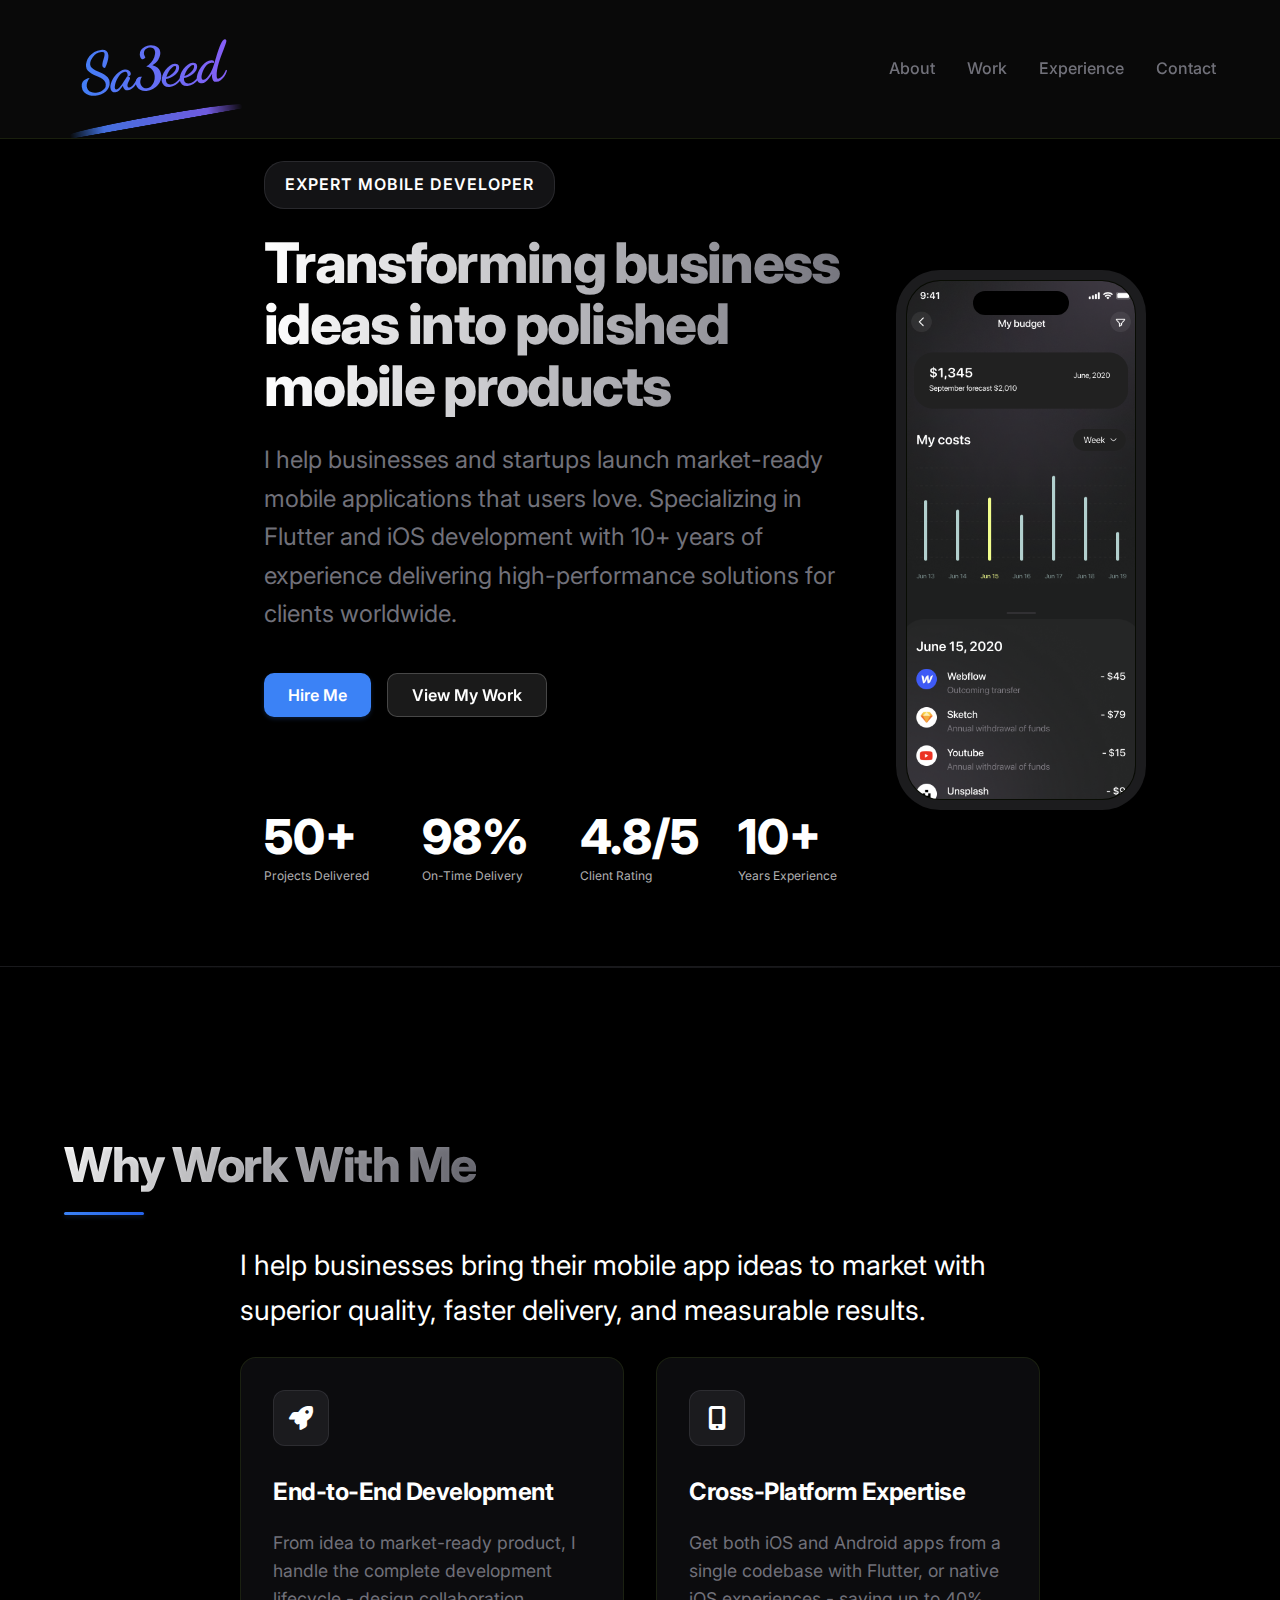
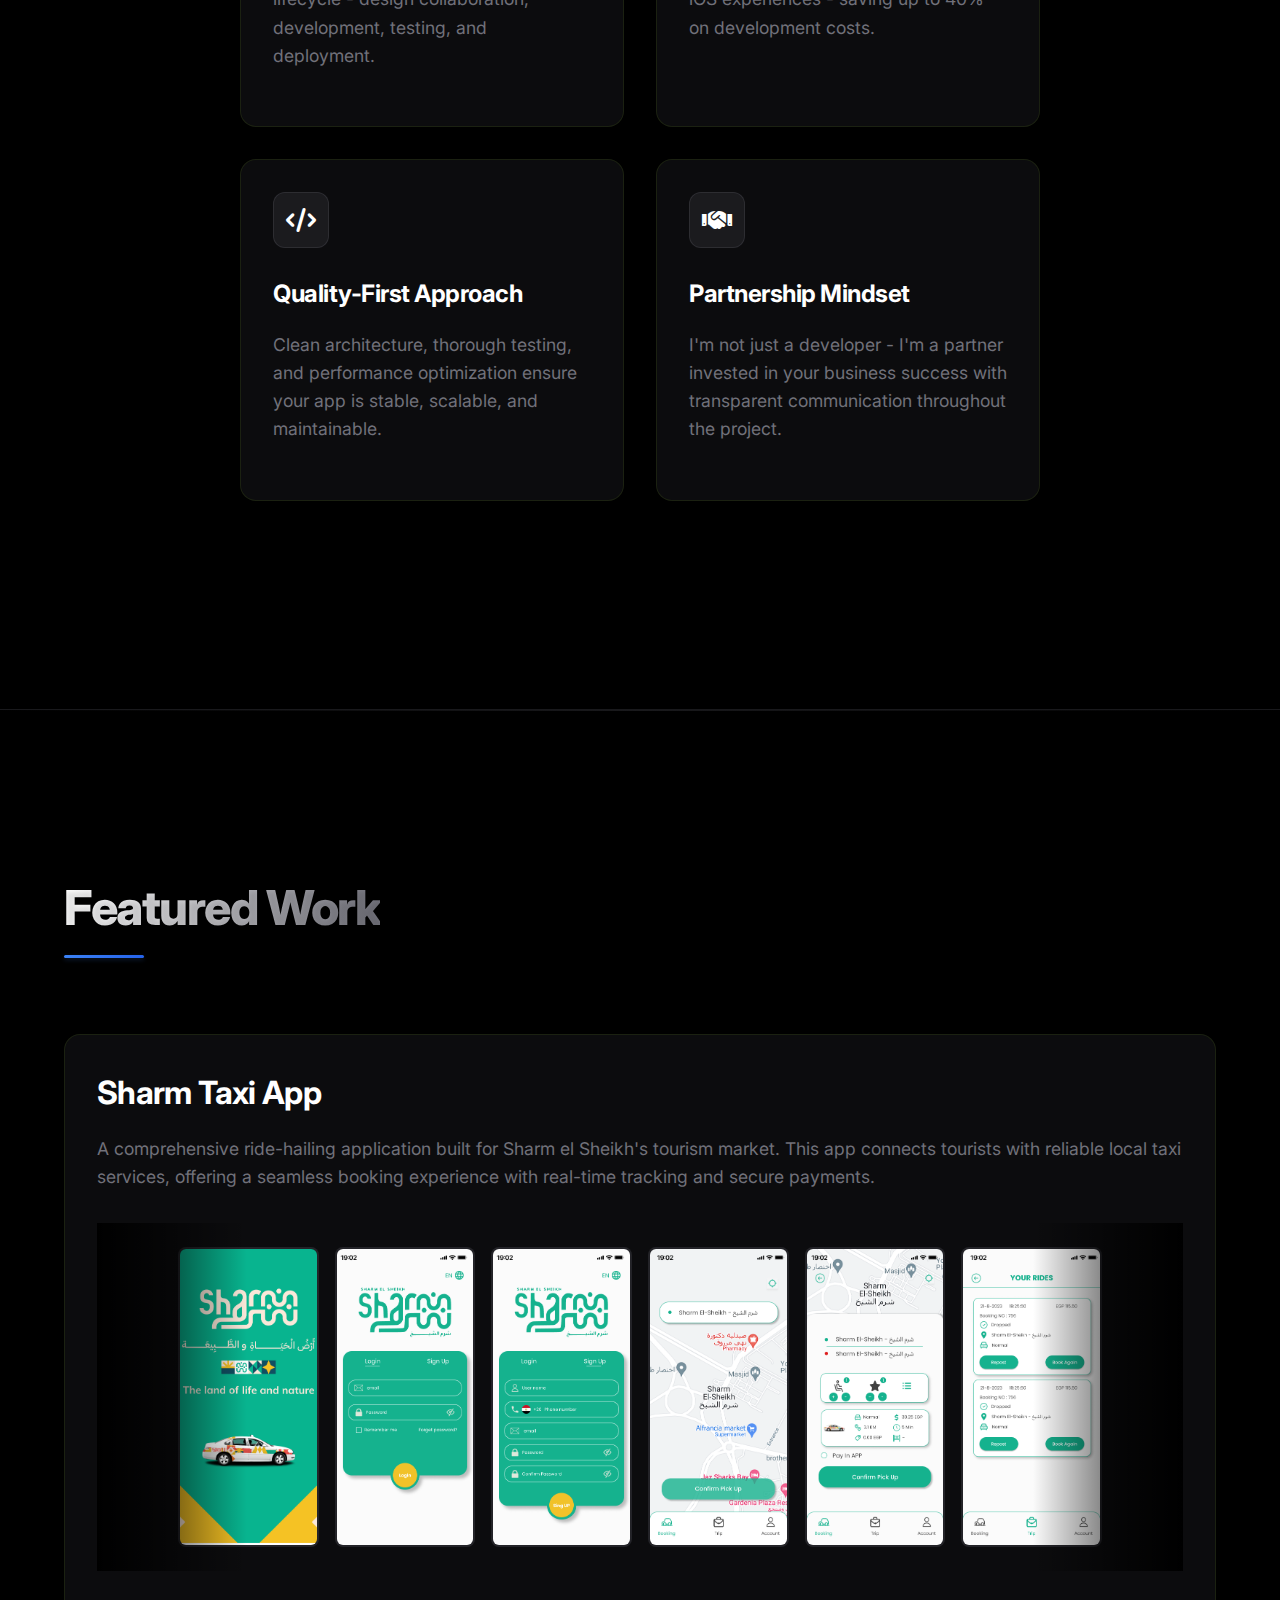
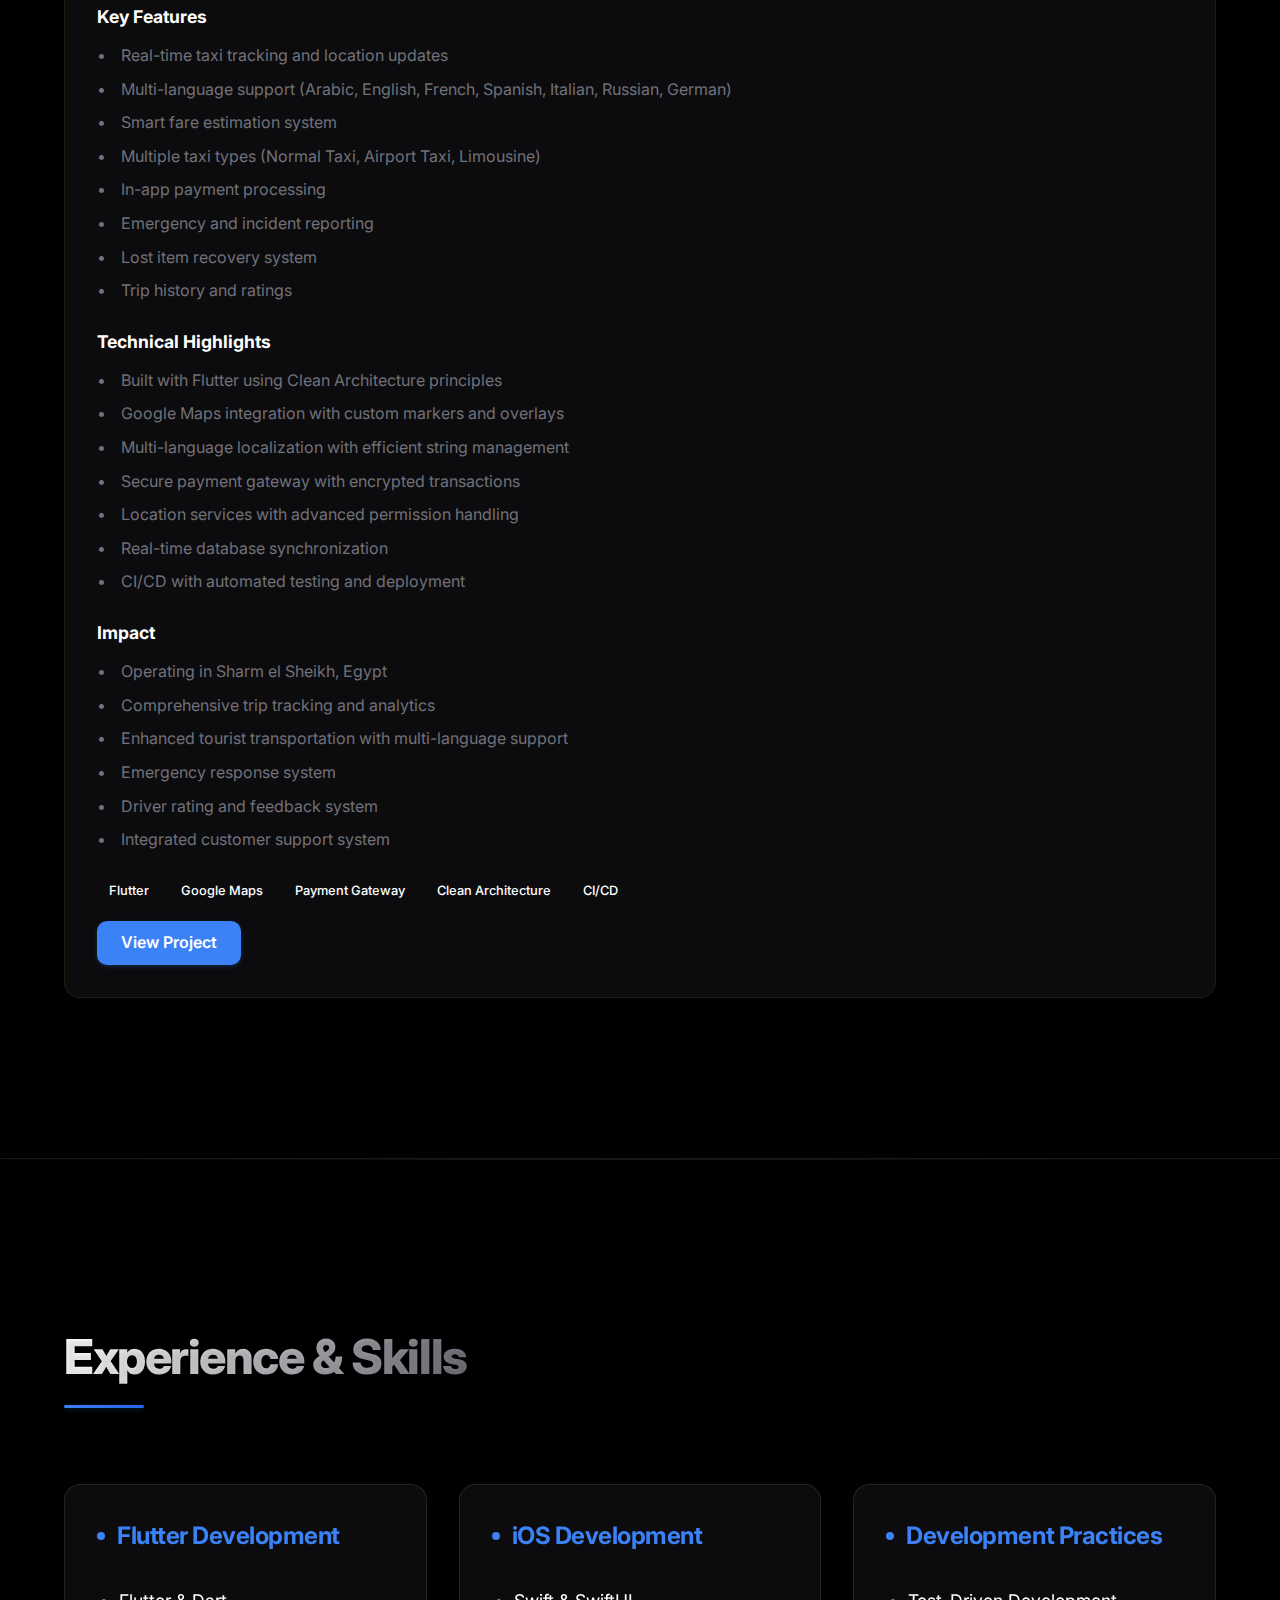
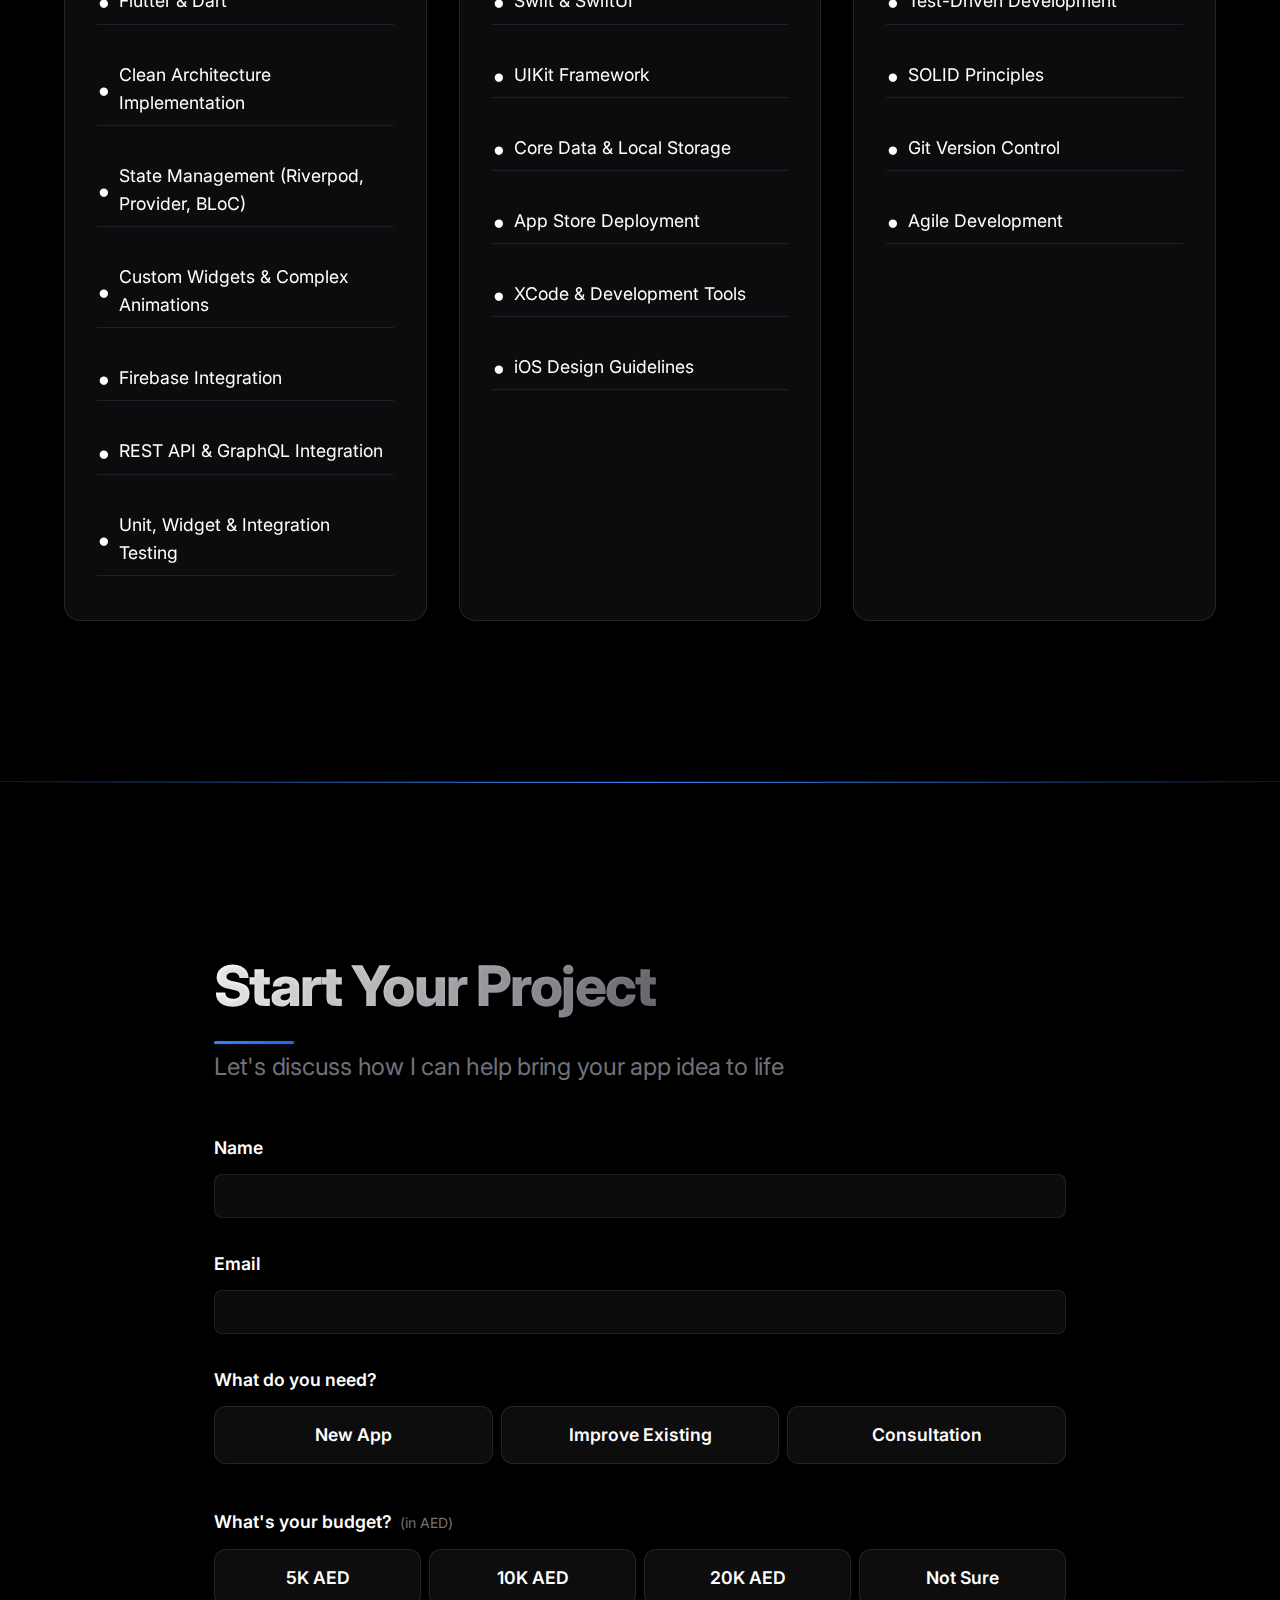
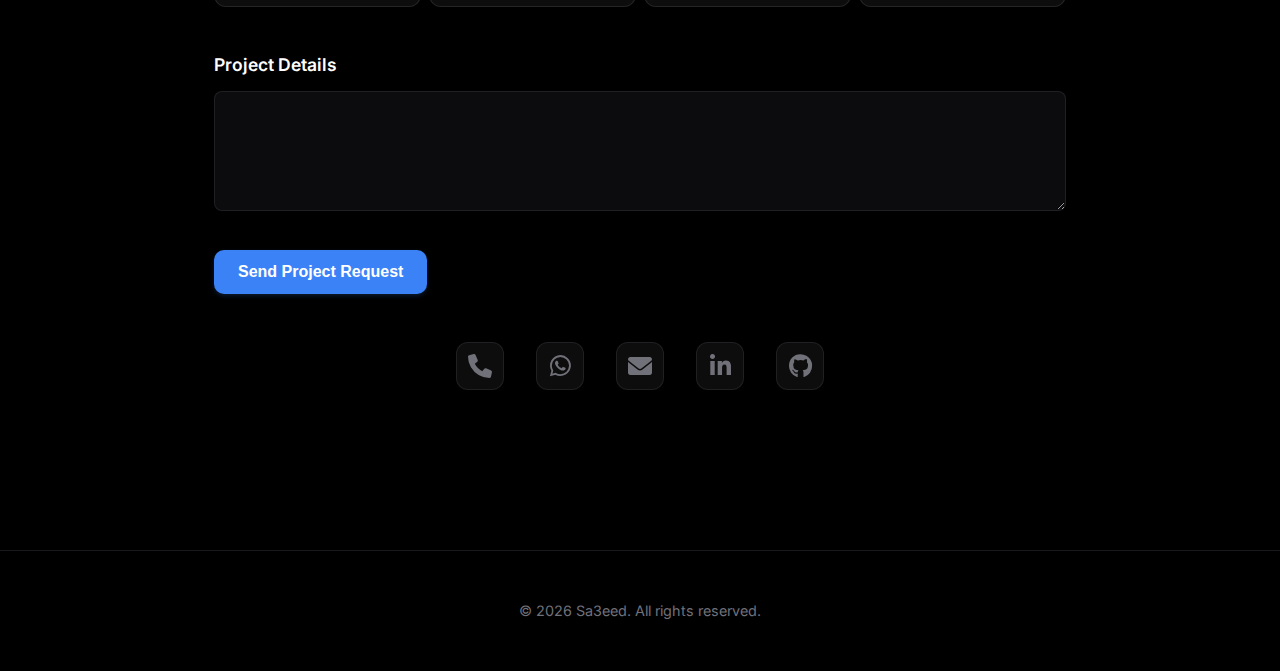
<file: index.html>
<!DOCTYPE html>
<html lang="en">
	<head>
	<meta charset="UTF-8">
	<meta name="viewport" content="width=device-width, initial-scale=1.0">
	<title>Sa3eed - Flutter & iOS Developer</title>
	<meta name="description" content="Specialized Flutter & iOS Developer creating beautiful, high-performance mobile applications with clean architecture and modern development practices.">
	
	<!-- Favicon -->
	<link rel="apple-touch-icon" sizes="180x180" href="src/assets/favicon/apple-touch-icon.png">
	<link rel="icon" type="image/png" sizes="32x32" href="src/assets/favicon/favicon-32x32.png">
	<link rel="icon" type="image/png" sizes="16x16" href="src/assets/favicon/favicon-16x16.png">
	<link rel="manifest" href="src/assets/favicon/site.webmanifest">
	<link rel="shortcut icon" href="src/assets/favicon/favicon.ico">
	<meta name="msapplication-TileColor" content="#000000">
	<meta name="theme-color" content="#000000">
	
	<link rel="preconnect" href="https://fonts.googleapis.com">
	<link rel="preconnect" href="https://fonts.gstatic.com" crossorigin>
	<link href="https://fonts.googleapis.com/css2?family=Inter:wght@300;400;500;600;700&family=Dancing+Script:wght@400;500;600;700&display=swap" rel="stylesheet">
	<link rel="stylesheet" href="src/css/style.css">
	<link rel="stylesheet" href="https://cdnjs.cloudflare.com/ajax/libs/font-awesome/6.0.0/css/all.min.css">
	<link rel="icon" type="image/png" href="src/images/favicon.png">
		<style>
			:root {
				--primary: #3B82F6;
				--primary-dark: #2563EB;
				--secondary: #A1A1AA;
				--text: #FFFFFF;
				--text-secondary: #71717A;
				--background: #000000;
				--background-light: #18181B;
				--accent: #3B82F6;
				--border: rgba(63, 63, 70, 0.4);
				--success: #22C55E;
				--error: #EF4444;
				--warning: #F59E0B;
				--surface-1: rgba(24, 24, 27, 0.5);
				--surface-2: rgba(24, 24, 27, 0.7);
				--surface-3: rgba(24, 24, 27, 0.9);
				--surface-4: rgba(24, 24, 27, 1);
				--transition: all 0.3s cubic-bezier(0.4, 0, 0.2, 1);
			}

			* {
				margin: 0;
				padding: 0;
				box-sizing: border-box;
			}
			
			body {
				font-family: 'Inter', -apple-system, BlinkMacSystemFont, sans-serif;
				background-color: var(--background);
				color: var(--text);
				line-height: 1.6;
				-webkit-font-smoothing: antialiased;
			}

			.container {
				max-width: 1200px;
				margin: 0 auto;
				padding: 0 24px;
				position: relative;
				z-index: 2;
			}

			header {
				position: fixed;
				top: 0;
				left: 0;
				right: 0;
				padding: 16px 0;
				background: rgba(10, 10, 10, 0.95);
				backdrop-filter: blur(12px);
				z-index: 100;
				border-bottom: 1px solid rgba(163, 230, 53, 0.1);
			}

			.header-content {
				display: flex;
				justify-content: space-between;
				align-items: center;
			}

			.logo {
				font-family: 'Dancing Script', cursive;
				font-weight: 700;
				font-size: 3.5rem;
				text-decoration: none;
				text-shadow: none;
				letter-spacing: -0.03em;
				background: linear-gradient(
					to right,
					#3B82F6,
					#8B5CF6,
					#EC4899,
					#8B5CF6,
					#3B82F6
				);
				background-size: 400% 100%;
				-webkit-background-clip: text;
				background-clip: text;
				color: transparent;
				animation: gradientShift 12s linear infinite;
				padding: 8px 16px;
				transform: rotate(-5deg);
				display: inline-block;
				margin-right: 12px;
				position: relative;
			}

			.logo::after {
				content: '';
				position: absolute;
				bottom: 0;
				left: 0;
				width: 100%;
				height: 4px;
				background: linear-gradient(
					to right,
					#3B82F6,
					#8B5CF6,
					#EC4899,
					#8B5CF6,
					#3B82F6
				);
				background-size: 400% 100%;
				animation: gradientShift 12s linear infinite;
				border-radius: 50% 50% 0 0;
				transform: rotate(-5deg) scaleY(2);
				opacity: 0.9;
				mask-image: linear-gradient(to right, transparent 0%, black 20%, black 80%, transparent 100%);
				-webkit-mask-image: linear-gradient(to right, transparent 0%, black 20%, black 80%, transparent 100%);
			}

			@keyframes gradientShift {
				0% {
					background-position: 0% 50%;
				}
				50% {
					background-position: 100% 50%;
				}
				100% {
					background-position: 0% 50%;
				}
			}

			nav {
				display: flex;
				gap: 32px;
			}

			nav a {
				color: var(--text-secondary);
				text-decoration: none;
				font-size: 1rem;
				font-weight: 500;
				transition: all 0.2s ease;
				position: relative;
			}

			nav a:hover {
				color: var(--text);
			}

			nav a::after {
				content: '';
				position: absolute;
				bottom: -4px;
				left: 0;
				width: 0;
				height: 2px;
				background: var(--text);
				transition: width 0.2s ease;
			}

			nav a:hover::after {
				width: 100%;
			}

			.hero {
				padding: 160px 0 80px;
				min-height: 100vh;
				display: flex;
				align-items: center;
				justify-content: center;
				position: relative;
				overflow: hidden;
			}

			.hero-bg {
				display: none;
			}

			.gradient-overlay {
				display: none;
			}

			.hero-content {
				max-width: 800px;
				width: 100%;
				margin: 0 auto;
				z-index: 2;
			}

			.hero-text {
				display: flex;
				flex-direction: column;
				align-items: flex-start;
				width: 100%;
			}

			h1, h2, h3 {
				color: var(--text);
				background: none;
				-webkit-background-clip: none;
				background-clip: none;
				text-shadow: none;
			}

			h1 {
				font-size: 3.5rem;
				line-height: 1.1;
				margin-bottom: 24px;
				font-weight: 800;
				letter-spacing: -0.03em;
				background: linear-gradient(
					to right,
					var(--text),
					var(--text-secondary)
				);
				-webkit-background-clip: text;
				background-clip: text;
				color: transparent;
			}

			h2 {
				font-size: 3rem;
				margin-bottom: 40px;
				letter-spacing: -0.03em;
				position: relative;
				display: inline-block;
				font-weight: 800;
				background: linear-gradient(
					to right,
					var(--text),
					var(--text-secondary)
				);
				-webkit-background-clip: text;
				background-clip: text;
				color: transparent;
				text-shadow: 0 2px 4px rgba(0, 0, 0, 0.1);
			}

			h2::after {
				content: '';
				position: absolute;
				bottom: -12px;
				left: 0;
				width: 80px;
				height: 3px;
				background: linear-gradient(
					to right,
					var(--primary),
					var(--primary-dark)
				);
				border-radius: 2px;
				box-shadow: 0 2px 4px rgba(59, 130, 246, 0.2);
			}

			.section-title {
				font-size: 3.5rem;
				margin-bottom: 16px;
				font-weight: 800;
				letter-spacing: -0.03em;
				background: linear-gradient(
					to right,
					var(--text),
					var(--text-secondary)
				);
				-webkit-background-clip: text;
				background-clip: text;
				color: transparent;
				text-shadow: 0 2px 4px rgba(0, 0, 0, 0.1);
			}

			.section-subtitle {
				font-size: 1.5rem;
				color: var(--text-secondary);
				margin-bottom: 48px;
				font-weight: 400;
				letter-spacing: -0.01em;
				max-width: 700px;
				line-height: 1.6;
			}

			.hero p {
				font-size: 1.5rem;
				color: var(--text-secondary);
				margin-bottom: 40px;
				max-width: 700px;
				line-height: 1.6;
				font-weight: 400;
			}

			.hero-badge {
				background: rgba(63, 63, 70, 0.3);
				color: var(--text);
				font-size: 1rem;
				font-weight: 600;
				padding: 10px 20px;
				border-radius: 20px;
				margin-bottom: 24px;
				display: inline-block;
				letter-spacing: 1px;
				border: 1px solid rgba(63, 63, 70, 0.5);
				text-transform: uppercase;
			}

			.hero-cta {
				display: flex;
				gap: 16px;
				margin-bottom: 48px;
			}

			.btn {
				display: inline-flex;
				align-items: center;
				justify-content: center;
				padding: 12px 24px;
				border-radius: 10px;
				font-weight: 600;
				transition: all 0.2s ease;
				cursor: pointer;
				gap: 8px;
				text-decoration: none;
				border: none;
				font-size: 1rem;
				height: 44px;
				position: relative;
				overflow: hidden;
				-webkit-tap-highlight-color: transparent;
				user-select: none;
			}

			.btn::before {
				content: '';
				position: absolute;
				top: 0;
				left: 0;
				right: 0;
				bottom: 0;
				background: linear-gradient(45deg, transparent, rgba(255, 255, 255, 0.1), transparent);
				transform: translateX(-100%);
				transition: transform 0.3s ease;
			}

			.btn:hover::before {
				transform: translateX(100%);
			}

			.btn-primary {
				background: var(--primary);
				color: white;
				box-shadow: 0 2px 4px rgba(59, 130, 246, 0.2);
			}

			.btn-primary:hover {
				background: var(--primary-dark);
				transform: translateY(-1px);
				box-shadow: 0 4px 8px rgba(59, 130, 246, 0.3);
			}

			.btn-primary:active {
				transform: translateY(0);
				box-shadow: 0 2px 4px rgba(59, 130, 246, 0.2);
			}

			.btn-secondary {
				background: rgba(255, 255, 255, 0.1);
				color: var(--text);
				border: 1px solid rgba(255, 255, 255, 0.2);
				backdrop-filter: blur(10px);
				-webkit-backdrop-filter: blur(10px);
			}

			.btn-secondary:hover {
				background: rgba(255, 255, 255, 0.15);
				border-color: rgba(255, 255, 255, 0.3);
				transform: translateY(-1px);
			}

			.btn-secondary:active {
				transform: translateY(0);
			}

			.btn:disabled {
				opacity: 0.5;
				cursor: not-allowed;
				transform: none;
				box-shadow: none;
			}

			.btn i {
				font-size: 1.1em;
			}

			/* iOS-style button press effect */
			.btn:active {
				transform: scale(0.98);
			}

			/* Mobile-specific button styles */
			@media (max-width: 768px) {
				.btn {
					height: 48px;
					font-size: 1.1rem;
					border-radius: 12px;
				}

				.btn-primary {
					box-shadow: 0 2px 6px rgba(59, 130, 246, 0.3);
				}
			}

			.hero-stats {
				display: grid;
				grid-template-columns: repeat(4, 1fr);
				gap: 32px;
				width: 100%;
				margin-top: 48px;
			}

			.stat {
				display: flex;
				flex-direction: column;
			}

			.stat-number {
				font-size: 3rem;
				font-weight: 800;
				color: var(--text);
				line-height: 1;
			}

			.stat-label {
				font-size: 0.875rem;
				color: var(--text-secondary);
				margin-top: 8px;
			}

			section {
				padding: 160px 0;
				border-top: 1px solid var(--border);
				position: relative;
				overflow: hidden;
				z-index: 1;
			}

			section::before {
				content: '';
				position: absolute;
				top: 0;
				left: 0;
				right: 0;
				height: 1px;
				background: linear-gradient(to right, transparent, var(--border), transparent);
			}

			.work-grid {
				display: grid;
				grid-template-columns: repeat(auto-fit, minmax(300px, 1fr));
				gap: 32px;
				margin-top: 48px;
			}

			.work-item, .service-card, .skill-category {
				background: var(--surface-1);
				border-radius: 16px;
				padding: 32px;
				transition: var(--transition);
				border: 1px solid rgba(163, 230, 53, 0.1);
				position: relative;
				overflow: hidden;
				box-shadow: none;
			}

			.work-item::before, .service-card::before, .skill-category::before {
				content: '';
				position: absolute;
				top: 0;
				left: 0;
				right: 0;
				height: 1px;
				background: linear-gradient(to right, transparent, var(--primary), transparent);
				opacity: 0;
				transition: var(--transition);
			}

			.work-item:hover, .service-card:hover, .skill-category:hover {
				transform: translateY(-4px);
				border-color: var(--primary);
				box-shadow: 0 8px 24px rgba(0, 0, 0, 0.2);
			}

			.work-item:hover::before, .service-card:hover::before, .skill-category:hover::before {
				opacity: 1;
			}

			.work-item h3 {
				font-size: 2rem;
				margin-bottom: 16px;
				font-weight: 700;
				letter-spacing: -0.02em;
			}

			.work-item p {
				color: var(--text-secondary);
				margin-bottom: 24px;
				font-size: 1.1rem;
				line-height: 1.6;
			}

			.skills-grid {
				display: grid;
				grid-template-columns: repeat(auto-fit, minmax(250px, 1fr));
				gap: 32px;
			}

			.skill-category {
				background: var(--surface-1);
				border-radius: 16px;
				padding: 32px;
				transition: var(--transition);
				border: 1px solid rgba(255, 255, 255, 0.1);
				position: relative;
				overflow: hidden;
			}

			.skill-category:hover {
				transform: translateY(-4px);
				border-color: var(--primary);
				box-shadow: 0 8px 24px rgba(0, 0, 0, 0.2);
			}

			.skill-category h3 {
				font-size: 1.5rem;
				margin-bottom: 24px;
				font-weight: 700;
				letter-spacing: -0.02em;
			}

			.skill-list {
				list-style: none;
			}

			.skill-list li {
				color: var(--text);
				margin-bottom: 12px;
				display: flex;
				align-items: center;
				gap: 8px;
				font-size: 1.1rem;
			}

			.skill-list li::before {
				content: "•";
				color: var(--text);
				font-size: 1.5em;
				line-height: 0;
			}

			.form-group {
				margin-bottom: 32px;
			}

			.form-group label {
				display: block;
				margin-bottom: 12px;
				color: var(--text);
				font-weight: 600;
				font-size: 1.1rem;
			}

			.form-group input,
			.form-group textarea,
			.form-group select {
				width: 100%;
				padding: 12px 16px;
				background: var(--surface-1);
				border: 1px solid var(--border);
				border-radius: 8px;
				color: var(--text);
				font-family: inherit;
				font-size: 1rem;
				transition: var(--transition);
				height: 44px;
			}

			.form-group input:focus,
			.form-group textarea:focus,
			.form-group select:focus {
				outline: none;
				border-color: var(--primary);
				box-shadow: 0 0 0 2px rgba(94, 106, 210, 0.1);
				background: var(--surface-2);
			}

			.social-links {
				display: flex;
				gap: 32px;
				margin-top: 48px;
				justify-content: center;
			}

			.social-link {
				color: var(--text-secondary);
				text-decoration: none;
				transition: var(--transition);
				font-size: 1.75rem;
				display: flex;
				align-items: center;
				justify-content: center;
				width: 48px;
				height: 48px;
				position: relative;
			}

			.social-link::before {
				content: '';
				position: absolute;
				top: 0;
				left: 0;
				right: 0;
				bottom: 0;
				background: rgba(63, 63, 70, 0.3);
				border-radius: 50%;
				transform: scale(0);
				transition: var(--transition);
				opacity: 0.1;
			}

			.social-link:hover {
				color: var(--text);
				transform: translateY(-2px);
			}

			.social-link:hover::before {
				transform: scale(1);
			}

			footer {
				padding: 48px 0;
				border-top: 1px solid var(--border);
				text-align: center;
			}

			footer p {
				color: var(--text-secondary);
				font-size: 0.9rem;
			}

			@media (max-width: 768px) {
				h1 {
					font-size: 2.5rem;
				}

				h2, .section-title {
					font-size: 2rem;
				}

				section {
					padding: 120px 0;
				}

				nav {
					display: none;
				}

				.hero {
					padding: 120px 0 60px;
				}

				.hero-stats {
					grid-template-columns: repeat(2, 1fr);
					gap: 24px;
				}

				.section-subtitle {
					font-size: 1.25rem;
				}

				.logo {
					font-size: 2.5rem;
				}

				.hero p {
					font-size: 1.25rem;
				}

				.hero-badge {
					font-size: 0.875rem;
					padding: 8px 16px;
				}

				.section-subtitle {
					font-size: 1.25rem;
				}

				.about-lead {
					font-size: 1.5rem;
				}

				.service-card h3,
				.work-item h3,
				.skill-category h3 {
					font-size: 1.25rem;
				}

				.service-card p,
				.work-item p,
				.skill-list li {
					font-size: 1rem;
				}
			}

			.screenshot-gallery {
				display: flex;
				gap: 24px;
				overflow: hidden;
				padding: 24px 0;
				position: relative;
				width: 100%;
			}

			/* Add fade effects */
			.screenshot-gallery::before,
			.screenshot-gallery::after {
				content: '';
				position: absolute;
				top: 0;
				bottom: 0;
				width: 150px;
				z-index: 2;
				pointer-events: none;
			}

			.screenshot-gallery::before {
				left: 0;
				background: linear-gradient(to right, var(--background) 0%, transparent 100%);
			}

			.screenshot-gallery::after {
				right: 0;
				background: linear-gradient(to left, var(--background) 0%, transparent 100%);
			}

			.screenshot-gallery-container {
				display: flex;
				gap: 16px; /* Slightly smaller gap */
				/* Remove explicit width and animation */
				/* Allow wrapping for thumbnails */
				flex-wrap: wrap;
				justify-content: center; /* Center thumbnails */
			}

			/* Remove hover pause */
			/* .screenshot-gallery:hover .screenshot-gallery-container {
				animation-play-state: paused;
			} */

			.screenshot-gallery img {
				height: 300px; 
				width: auto;
				border-radius: 8px;
				transition: transform 0.2s ease;
				flex-shrink: 0;
				border: 2px solid var(--border);
				background-color: var(--surface-1);
				object-fit: cover;
			}

			.screenshot-gallery img:not([src]) {
				background-color: var(--error);
				opacity: 0.5;
			}

			.screenshot-gallery img[src=""] {
				background-color: var(--warning);
				opacity: 0.5;
			}

			.screenshot-gallery img:hover {
				/* Increase hover scale */
				transform: scale(1.1);
			}

			/* Remove selected state style */
			/* .screenshot-gallery img.selected {
				border-color: var(--primary);
				transform: scale(1.03);
			} */

			/* Remove scroll animation */
			/* @keyframes scroll {
				0% {
					transform: translateX(0);
				}
				100% {
					transform: translateX(-50%); 
				}
			} */

			@media (max-width: 768px) {
				.screenshot-gallery img {
					height: 400px;
				}
				
				.screenshot-gallery::before,
				.screenshot-gallery::after {
					width: 80px;
				}
			}

			/* Remove unused device-mockup styles and the duplicate keyframes rule */
			/* .device-mockup {
				position: relative;
				width: 300px;
				height: 600px;
				background: #1a1a1a;
				border-radius: 40px;
				padding: 16px;
				box-shadow: 0 8px 24px rgba(0, 0, 0, 0.2);
				flex-shrink: 0;
				animation: scroll 15s linear infinite;
			} */

			/* .screenshot-gallery:hover .device-mockup {
				animation-play-state: paused;
			} */

			/* @keyframes scroll {
				0% {
					transform: translateX(0);
				}
				100% {
					transform: translateX(calc(-1 * (100% / 2)));
				}
			} */

			.device-screen {
				width: 100%;
				height: 100%;
				background: #0A0A0A;
				border-radius: 28px;
				overflow: hidden;
				position: relative;
				padding: 0;
				border: 1px solid rgba(163, 230, 53, 0.05);
			}

			.device-screen img {
				width: 100%;
				height: 100%;
				object-fit: contain;
				background: #000;
			}

			.device-notch {
				position: absolute;
				top: 0;
				left: 50%;
				transform: translateX(-50%);
				width: 150px;
				height: 30px;
				background: #1a1a1a;
				border-radius: 0 0 20px 20px;
				z-index: 2;
			}

			.about-lead {
				font-size: 1.75rem;
				color: var(--text);
				margin-bottom: 48px;
				max-width: 800px;
				font-weight: 400;
				line-height: 1.6;
			}

			.service-cards {
				display: grid;
				grid-template-columns: repeat(auto-fit, minmax(250px, 1fr));
				gap: 32px;
				margin-bottom: 48px;
			}

			.service-card {
				background: var(--surface-1);
				border-radius: 16px;
				padding: 32px;
				transition: var(--transition);
				border: 1px solid rgba(163, 230, 53, 0.1);
				position: relative;
				overflow: hidden;
			}

			.service-card:hover {
				transform: translateY(-4px);
				border-color: var(--primary);
				box-shadow: 0 8px 24px rgba(0, 0, 0, 0.2);
			}

			.service-icon {
				font-size: 24px;
				color: var(--text);
				margin-bottom: 24px;
				display: flex;
				align-items: center;
				justify-content: center;
				width: 56px;
				height: 56px;
				background: rgba(63, 63, 70, 0.3);
				border-radius: 12px;
				border: 1px solid rgba(63, 63, 70, 0.5);
			}

			.service-card h3 {
				font-size: 1.5rem;
				margin-bottom: 16px;
				font-weight: 700;
				letter-spacing: -0.02em;
			}

			.service-card p {
				color: var(--text-secondary);
				line-height: 1.6;
				font-size: 1.1rem;
			}

			.client-quote {
				background: var(--surface-1);
				border-radius: 16px;
				padding: 32px;
				border-left: 4px solid var(--primary);
				margin-top: 48px;
			}

			.client-quote blockquote {
				font-size: 1.25rem;
				line-height: 1.6;
				margin-bottom: 16px;
				font-style: italic;
				color: var(--text);
			}

			.client-quote cite {
				color: var(--text-secondary);
				font-style: normal;
				display: block;
			}

			.contact-container {
				display: grid;
				grid-template-columns: 1fr 2fr;
				gap: 48px;
				margin-top: 48px;
			}

			.contact-card {
				background: var(--surface-1);
				border-radius: 12px;
				padding: 24px;
				border: 1px solid var(--border);
				height: 100%;
				transition: all 0.2s ease;
			}

			.contact-card:hover {
				transform: translateY(-2px);
				border-color: var(--primary);
				box-shadow: 0 4px 12px rgba(0, 0, 0, 0.1);
			}

			.contact-card h3 {
				font-size: 1.5rem;
				margin-bottom: 16px;
				color: var(--text);
			}

			.contact-card p {
				color: var(--text-secondary);
				margin-bottom: 32px;
				line-height: 1.6;
			}

			.contact-methods {
				display: flex;
				flex-direction: column;
				gap: 24px;
				margin-bottom: 32px;
			}

			.contact-method {
				display: flex;
				align-items: flex-start;
				gap: 16px;
			}

			.contact-method i {
				font-size: 24px;
				color: var(--primary);
			}

			.contact-method h4 {
				font-size: 1rem;
				color: var(--text);
				margin-bottom: 4px;
			}

			.contact-method a {
				color: var(--text-secondary);
				text-decoration: none;
				transition: color 0.2s ease;
			}

			.contact-method a:hover {
				color: var(--primary);
			}

			.availability h4 {
				font-size: 1rem;
				color: var(--text);
				margin-bottom: 12px;
			}

			.availability-status {
				display: flex;
				align-items: center;
				gap: 8px;
			}

			.availability-status .dot {
				width: 12px;
				height: 12px;
				border-radius: 50%;
				background: var(--success);
				box-shadow: 0 0 0 4px rgba(63, 63, 70, 0.2);
			}

			.availability-status.available {
				color: var(--success);
			}

			.availability-status.limited {
				color: var(--warning);
			}

			.availability-status.unavailable {
				color: var(--error);
			}

			.availability-status.limited .dot {
				background: var(--warning);
				box-shadow: 0 0 0 4px rgba(245, 158, 11, 0.1);
			}

			.availability-status.unavailable .dot {
				background: var(--error);
				box-shadow: 0 0 0 4px rgba(239, 68, 68, 0.1);
			}

			.form-group select {
				width: 100%;
				padding: 12px 16px;
				padding-right: 40px;
				background: var(--surface-1);
				border: 1px solid var(--border);
				border-radius: 8px;
				color: var(--text);
				font-family: inherit;
				font-size: 1rem;
				appearance: none;
				background-image: url("data:image/svg+xml;charset=US-ASCII,%3Csvg%20xmlns%3D%22http%3A%2F%2Fwww.w3.org%2F2000%2Fsvg%22%20width%3D%22292.4%22%20height%3D%22292.4%22%3E%3Cpath%20fill%3D%22%23FFFFFF%22%20d%3D%22M287%2069.4a17.6%2017.6%200%200%200-13-5.4H18.4c-5%200-9.3%201.8-12.9%205.4A17.6%2017.6%200%200%200%200%2082.2c0%205%201.8%209.3%205.4%2012.9l128%20127.9c3.6%203.6%207.8%205.4%2012.8%205.4s9.2-1.8%2012.8-5.4L287%2095c3.5-3.5%205.4-7.8%205.4-12.8%200-5-1.9-9.2-5.5-12.8z%22%2F%3E%3C%2Fsvg%3E");
				background-repeat: no-repeat;
				background-position: right 16px top 50%;
				background-size: 12px auto;
				min-height: 48px;
				line-height: 1.5;
			}

			.form-group select option {
				padding: 12px 16px;
				background: var(--background);
				color: var(--text);
				min-height: 48px;
				line-height: 1.5;
			}

			.form-group textarea {
				min-height: 120px;
				resize: vertical;
				line-height: 1.5;
			}

			@media (max-width: 768px) {
				.contact-container {
					grid-template-columns: 1fr;
				}
			}

			/* Background Effects */
			.section-bg {
				display: none;
			}

			/* Hero Section Effect */
			.hero .section-bg::before {
				display: none;
			}

			/* About Section Effect */
			#about .section-bg {
				background: 
					linear-gradient(45deg, var(--surface-1) 25%, transparent 25%) -50px 0,
					linear-gradient(-45deg, var(--surface-1) 25%, transparent 25%) -50px 0,
					linear-gradient(45deg, transparent 75%, var(--surface-1) 75%),
					linear-gradient(-45deg, transparent 75%, var(--surface-1) 75%);
				background-size: 100px 100px;
				opacity: 0.04;
				animation: aboutMove 20s linear infinite;
			}

			/* Work Section Effect */
			#work .section-bg::before {
				content: '';
				position: absolute;
				width: 200%;
				height: 200%;
				top: -50%;
				left: -50%;
				background: 
					radial-gradient(circle at center, var(--surface-1) 1px, transparent 1px),
					radial-gradient(circle at center, var(--surface-1) 1px, transparent 1px);
				background-size: 50px 50px;
				opacity: 0.06;
				animation: workRotate 40s linear infinite;
			}

			/* Experience Section Effect */
			#experience .section-bg {
				background: 
					linear-gradient(0deg, transparent 95%, var(--surface-2) 95%),
					linear-gradient(90deg, transparent 95%, var(--surface-2) 95%);
				background-size: 30px 30px;
				opacity: 0.04;
				animation: experienceMove 15s linear infinite;
			}

			/* Contact Section Effect */
			#contact .section-bg::before {
				content: '';
				position: absolute;
				inset: 0;
				background: 
					radial-gradient(circle at 0% 0%, rgba(94, 106, 210, 0.05) 0%, transparent 50%),
					radial-gradient(circle at 100% 100%, rgba(99, 102, 241, 0.05) 0%, transparent 50%);
				filter: blur(80px);
				animation: contactPulse 10s ease-in-out infinite;
			}

			/* Animations */
			@keyframes aboutMove {
				from { background-position: 0 0; }
				to { background-position: 100px 100px; }
			}

			@keyframes workRotate {
				from { transform: rotate(0deg); }
				to { transform: rotate(360deg); }
			}

			@keyframes experienceMove {
				from { background-position: 0 0; }
				to { background-position: 30px 30px; }
			}

			@keyframes contactPulse {
				0% { opacity: 0.3; }
				50% { opacity: 0.7; }
				100% { opacity: 0.3; }
			}

			/* Make sure sections have proper z-index stacking */
			section {
				position: relative;
				z-index: 1;
			}

			.container {
				position: relative;
				z-index: 2;
			}

			.particles-js {
				position: absolute;
				width: 100%;
				height: 100%;
				top: 0;
				left: 0;
				z-index: 1;
				pointer-events: none;
			}

			/* Update floating device styles */
			.floating-device {
				position: fixed;
				/* Reduced size */
				width: 250px; 
				height: 540px; 
				background: #1C1C1E; 
				/* Proportionally reduced border-radius */
				border-radius: 44px; 
				/* Proportionally reduced padding */
				padding: 10px; 
				box-shadow: 0 8px 24px rgba(0, 0, 0, 0.3); /* Slightly reduced shadow */
				z-index: 1000;
				transition: all 0.8s cubic-bezier(0.4, 0, 0.2, 1);
				pointer-events: none;
				opacity: 1;
			}

			.device-screen {
				width: 100%;
				height: 100%;
				background: #000000;
				/* Proportionally reduced inner radius */
				border-radius: 34px; 
				overflow: hidden;
				position: relative;
			}

			.device-screen img {
				width: 100%;
				height: 100%;
				object-fit: cover;
				opacity: 1;
				/* Ensure image covers the screen area */
				position: absolute;
				top: 0;
				left: 0;
			}

			/* Add Dynamic Island */
			.device-screen::before {
				content: '';
				position: absolute;
				top: 10px; /* Adjusted position */
				left: 50%;
				transform: translateX(-50%);
				/* Reduced size */
				width: 96px; 
				height: 24px; 
				background: #000;
				border-radius: 16px; /* Adjusted radius */
				z-index: 2;
			}

			/* Remove original device-notch styles if they exist */
			/* .device-notch { display: none; } */ 
			/* Commented out as it was likely removed already */

			/* Add fitness app mockup content */
			.fitness-app {
				display: flex;
				flex-direction: column;
				height: 100%;
				padding: 20px;
				color: white;
			}

			.fitness-header {
				display: flex;
				justify-content: space-between;
				align-items: center;
				margin-bottom: 20px;
			}

			.fitness-title {
				font-size: 24px;
				font-weight: 600;
			}

			.fitness-stats {
				display: grid;
				grid-template-columns: repeat(2, 1fr);
				gap: 15px;
				margin-bottom: 20px;
			}

			.stat-card {
				background: rgba(255, 255, 255, 0.1);
				border-radius: 12px;
				padding: 15px;
				text-align: center;
			}

			.stat-value {
				font-size: 24px;
				font-weight: 600;
				color: #6366F1;
			}

			.stat-label {
				font-size: 12px;
				color: rgba(255, 255, 255, 0.7);
				margin-top: 5px;
			}

			.fitness-progress {
				background: rgba(255, 255, 255, 0.1);
				border-radius: 12px;
				padding: 15px;
				margin-bottom: 20px;
			}

			.progress-bar {
				height: 8px;
				background: rgba(255, 255, 255, 0.2);
				border-radius: 4px;
				margin-top: 10px;
				overflow: hidden;
			}

			.progress-fill {
				height: 100%;
				width: 75%;
				background: #6366F1;
				border-radius: 4px;
			}

			.fitness-actions {
				display: flex;
				gap: 10px;
				margin-top: auto;
			}

			.action-button {
				flex: 1;
				background: #6366F1;
				border-radius: 12px;
				padding: 12px;
				text-align: center;
				font-weight: 500;
			}

			.hero-title {
				font-size: 2.5rem;
				line-height: 1.2;
				margin-bottom: 24px;
				font-weight: 700;
				letter-spacing: -0.02em;
			}

			/* Mobile Styles */
			@media (max-width: 768px) {
				/* Header */
				header {
					padding: 12px 0;
				}

				.logo {
					font-size: 2.5rem;
				}

				/* Navigation */
				nav {
					position: fixed;
					bottom: 0;
					left: 0;
					right: 0;
					display: flex;
					justify-content: space-around;
					padding: 16px;
					background: rgba(0, 0, 0, 0.95);
					backdrop-filter: blur(12px);
					border-top: 1px solid var(--border);
					z-index: 1000;
				}

				nav a {
					font-size: 0.75rem;
					display: flex;
					flex-direction: column;
					align-items: center;
					gap: 4px;
				}

				nav a i {
					font-size: 1.25rem;
				}

				nav a::after {
					display: none;
				}

				/* Hero Section */
				.hero {
					padding: 100px 0 40px;
					min-height: auto;
				}

				.hero-badge {
					font-size: 0.875rem;
					padding: 8px 16px;
				}

				h1 {
					font-size: 2.5rem;
					margin-bottom: 16px;
				}

				.hero p {
					font-size: 1.25rem;
					margin-bottom: 24px;
				}

				.hero-stats {
					grid-template-columns: repeat(2, 1fr);
					gap: 16px;
					margin-top: 32px;
				}

				.stat-number {
					font-size: 2rem;
				}

				/* Work Section */
				.work-grid {
					grid-template-columns: 1fr;
					gap: 24px;
				}

				.work-item {
					padding: 24px;
				}

				/* Service Cards */
				.service-cards {
					grid-template-columns: 1fr;
					gap: 16px;
				}

				.service-card {
					padding: 24px;
				}

				/* Skills Grid */
				.skills-grid {
					grid-template-columns: 1fr;
					gap: 16px;
				}

				/* Contact Form */
				.contact-container {
					grid-template-columns: 1fr;
					gap: 32px;
				}

				.form-group {
					margin-bottom: 16px;
				}

				/* Hide floating device on mobile */
				.floating-device {
					display: none;
				}

				/* Add mobile app-like transitions */
				.section {
					transition: transform 0.3s ease-out;
				}

				.section.entering {
					transform: translateX(100%);
				}

				.section.leaving {
					transform: translateX(-100%);
				}

				/* Mobile-specific spacing */
				.container {
					padding: 0 16px;
				}

				section {
					padding: 80px 0;
				}

				/* Mobile-specific buttons */
				.btn {
					width: 100%;
					justify-content: center;
				}

				.hero-cta {
					flex-direction: column;
					width: 100%;
					gap: 12px;
				}

				/* Social links */
				.social-links {
					gap: 24px;
					margin-top: 32px;
				}

				.social-link {
					width: 40px;
					height: 40px;
					font-size: 1.5rem;
				}
			}

			/* Add icons to navigation */
			@media (max-width: 768px) {
				nav a[href="#about"]::before {
					content: '\f007';
					font-family: 'Font Awesome 6 Free';
					font-weight: 900;
				}

				nav a[href="#work"]::before {
					content: '\f0b1';
					font-family: 'Font Awesome 6 Free';
					font-weight: 900;
				}

				nav a[href="#experience"]::before {
					content: '\f19d';
					font-family: 'Font Awesome 6 Free';
					font-weight: 900;
				}

				nav a[href="#contact"]::before {
					content: '\f0e0';
					font-family: 'Font Awesome 6 Free';
					font-weight: 900;
				}
			}

			/* Contact Section Centering */
			#contact .container {
				max-width: 900px; /* Narrower container for centering */
			}

			.button-group {
				display: flex;
				flex-wrap: wrap;
				gap: 8px;
				margin-top: 8px;
			}

			.button-group-item {
				flex: 1;
				min-width: 100px;
				padding: 14px 16px;
				background: rgba(255, 255, 255, 0.05);
				border: 1px solid rgba(255, 255, 255, 0.1);
				border-radius: 12px;
				color: var(--text);
				text-align: center;
				cursor: pointer;
				transition: all 0.2s ease;
				font-size: 1rem;
				font-weight: 500;
				user-select: none;
				-webkit-tap-highlight-color: transparent;
			}

			.button-group input[type="radio"] {
				display: none;
			}

			.button-group input[type="radio"]:checked + .button-group-item {
				background: var(--primary);
				color: white;
				border-color: var(--primary);
				box-shadow: 0 2px 8px rgba(59, 130, 246, 0.3);
			}

			.button-group-item:hover {
				background: rgba(255, 255, 255, 0.1);
				border-color: rgba(255, 255, 255, 0.2);
			}

			.button-group-item:active {
				transform: scale(0.98);
			}

			@media (max-width: 768px) {
				.button-group {
					flex-direction: column;
				}
				
				.button-group-item {
					width: 100%;
					padding: 16px;
					font-size: 1.1rem;
				}
				
				.form-group {
					margin-bottom: 24px;
				}
			}

			.currency-note {
				font-size: 0.8em;
				color: var(--text-secondary);
				font-weight: normal;
				margin-left: 4px;
			}
		</style>
	</head>
<body>
	<header>
		<div class="container header-content">
			<a href="#hero" class="logo">Sa3eed</a>
			<nav>
				<a href="#about">About</a>
				<a href="#work">Work</a>
				<a href="#experience">Experience</a>
				<a href="#contact">Contact</a>
			</nav>
		</div>
	</header>

	<main>
		<section id="hero" class="hero">
			<div class="hero-bg">
				<div class="gradient-overlay"></div>
			</div>
			<div class="container hero-content">
				<div class="hero-text">
					<span class="hero-badge">EXPERT MOBILE DEVELOPER</span>
					<h1>Transforming business ideas into polished mobile products</h1>
					<p>
						I help businesses and startups launch market-ready mobile applications that users love.
						Specializing in Flutter and iOS development with 10+ years of experience delivering
						high-performance solutions for clients worldwide.
					</p>
					<div class="hero-cta">
						<a href="#contact" class="btn btn-primary">Hire Me</a>
						<a href="#work" class="btn btn-secondary">View My Work</a>
					</div>
					<div class="hero-stats">
						<div class="stat">
							<span class="stat-number">50+</span>
							<span class="stat-label">Projects Delivered</span>
						</div>
						<div class="stat">
							<span class="stat-number">98%</span>
							<span class="stat-label">On-Time Delivery</span>
						</div>
						<div class="stat">
							<span class="stat-number">4.8/5</span>
							<span class="stat-label">Client Rating</span>
						</div>
						<div class="stat">
							<span class="stat-number">10+</span>
							<span class="stat-label">Years Experience</span>
						</div>
					</div>
				</div>
			</div>
		</section>

		<section id="about">
			<div class="container">
				<h2>Why Work With Me</h2>
				<div class="about-content">
					<div class="about-text">
						<p class="about-lead">I help businesses bring their mobile app ideas to market with superior quality, faster delivery, and measurable results.</p>
						
						<div class="service-cards">
							<div class="service-card">
								<div class="service-icon"><i class="fas fa-rocket"></i></div>
								<h3>End-to-End Development</h3>
								<p>From idea to market-ready product, I handle the complete development lifecycle - design collaboration, development, testing, and deployment.</p>
							</div>
							
							<div class="service-card">
								<div class="service-icon"><i class="fas fa-mobile-alt"></i></div>
								<h3>Cross-Platform Expertise</h3>
								<p>Get both iOS and Android apps from a single codebase with Flutter, or native iOS experiences - saving up to 40% on development costs.</p>
							</div>
							
							<div class="service-card">
								<div class="service-icon"><i class="fas fa-code"></i></div>
								<h3>Quality-First Approach</h3>
								<p>Clean architecture, thorough testing, and performance optimization ensure your app is stable, scalable, and maintainable.</p>
							</div>
							
							<div class="service-card">
								<div class="service-icon"><i class="fas fa-handshake"></i></div>
								<h3>Partnership Mindset</h3>
								<p>I'm not just a developer - I'm a partner invested in your business success with transparent communication throughout the project.</p>
							</div>
						</div>
					</div>
				</div>
			</div>
		</section>

		<section id="work">
			<div class="container">
				<h2>Featured Work</h2>
				<div class="work-grid">
					<div class="work-item">
						<h3>Sharm Taxi App</h3>
						<p>A comprehensive ride-hailing application built for Sharm el Sheikh's tourism market. This app connects tourists with reliable local taxi services, offering a seamless booking experience with real-time tracking and secure payments.</p>
						
						<div class="screenshot-gallery">
							<div class="screenshot-gallery-container">
								<img src="./src/images/sharm/Splash.png" alt="Sharm Taxi Splash Screen" loading="lazy">
								<img src="./src/images/sharm/Login.png" alt="Sharm Taxi Login Screen" loading="lazy">
								<img src="./src/images/sharm/Sign Up.png" alt="Sharm Taxi Sign Up Screen" loading="lazy">
								<img src="./src/images/sharm/Map.png" alt="Sharm Taxi Map View" loading="lazy">
								<img src="./src/images/sharm/Booking.png" alt="Sharm Taxi Booking Screen" loading="lazy">
								<img src="./src/images/sharm/Trips.png" alt="Sharm Taxi Trips History" loading="lazy">
							</div>
						</div>

						<div class="features">
							<h4>Key Features</h4>
							<ul>
								<li>Real-time taxi tracking and location updates</li>
								<li>Multi-language support (Arabic, English, French, Spanish, Italian, Russian, German)</li>
								<li>Smart fare estimation system</li>
								<li>Multiple taxi types (Normal Taxi, Airport Taxi, Limousine)</li>
								<li>In-app payment processing</li>
								<li>Emergency and incident reporting</li>
								<li>Lost item recovery system</li>
								<li>Trip history and ratings</li>
							</ul>
						</div>

						<div class="technical-highlights">
							<h4>Technical Highlights</h4>
							<ul>
								<li>Built with Flutter using Clean Architecture principles</li>
								<li>Google Maps integration with custom markers and overlays</li>
								<li>Multi-language localization with efficient string management</li>
								<li>Secure payment gateway with encrypted transactions</li>
								<li>Location services with advanced permission handling</li>
								<li>Real-time database synchronization</li>
								<li>CI/CD with automated testing and deployment</li>
							</ul>
						</div>

						<div class="impact">
							<h4>Impact</h4>
							<ul>
								<li>Operating in Sharm el Sheikh, Egypt</li>
								<li>Comprehensive trip tracking and analytics</li>
								<li>Enhanced tourist transportation with multi-language support</li>
								<li>Emergency response system</li>
								<li>Driver rating and feedback system</li>
								<li>Integrated customer support system</li>
							</ul>
						</div>

						<div class="technologies">
							<span class="tech-tag">Flutter</span>
							<span class="tech-tag">Google Maps</span>
							<span class="tech-tag">Payment Gateway</span>
							<span class="tech-tag">Clean Architecture</span>
							<span class="tech-tag">CI/CD</span>
						</div>

						<a href="https://play.google.com/store/apps/details?id=com.ecards.taxi" class="btn btn-primary" target="_blank" rel="noopener noreferrer">View Project</a>
					</div>
				</div>
			</div>
		</section>

		<section id="experience">
			<div class="container">
				<h2>Experience & Skills</h2>
				<div class="skills-grid">
					<div class="skill-category">
						<h3>Flutter Development</h3>
						<ul class="skill-list">
							<li>Flutter & Dart</li>
							<li>Clean Architecture Implementation</li>
							<li>State Management (Riverpod, Provider, BLoC)</li>
							<li>Custom Widgets & Complex Animations</li>
							<li>Firebase Integration</li>
							<li>REST API & GraphQL Integration</li>
							<li>Unit, Widget & Integration Testing</li>
						</ul>
					</div>
					<div class="skill-category">
						<h3>iOS Development</h3>
						<ul class="skill-list">
							<li>Swift & SwiftUI</li>
							<li>UIKit Framework</li>
							<li>Core Data & Local Storage</li>
							<li>App Store Deployment</li>
							<li>XCode & Development Tools</li>
							<li>iOS Design Guidelines</li>
						</ul>
					</div>
					<div class="skill-category">
						<h3>Development Practices</h3>
						<ul class="skill-list">
							<li>Test-Driven Development</li>
							<li>SOLID Principles</li>
							<li>Git Version Control</li>
							<li>Agile Development</li>
						</ul>
					</div>
				</div>
			</div>
		</section>

		<section id="contact" class="section">
			<div class="container">
				<h2 class="section-title">Start Your Project</h2>
				<p class="section-subtitle">Let's discuss how I can help bring your app idea to life</p>
				
				<form id="contact-form" class="contact-form" action="https://formspree.io/f/mohamed.saeed.youssef@gmail.com" method="POST">
					<div class="form-group">
						<label for="name">Name</label>
						<input type="text" id="name" name="name" required>
					</div>
					
					<div class="form-group">
						<label for="email">Email</label>
						<input type="email" id="email" name="email" required>
					</div>
					
					<div class="form-group">
						<label for="project">What do you need?</label>
						<div class="button-group" role="group" aria-label="Project Type">
							<input type="radio" id="new-app" name="project" value="new-app" required>
							<label for="new-app" class="button-group-item">New App</label>
							
							<input type="radio" id="existing-app" name="project" value="existing-app">
							<label for="existing-app" class="button-group-item">Improve Existing</label>
							
							<input type="radio" id="consultation" name="project" value="consultation">
							<label for="consultation" class="button-group-item">Consultation</label>
						</div>
					</div>
					
					<div class="form-group">
						<label for="budget">What's your budget? <span class="currency-note">(in AED)</span></label>
						<div class="button-group" role="group" aria-label="Estimated Budget">
							<input type="radio" id="budget-5k" name="budget" value="<5k">
							<label for="budget-5k" class="button-group-item">5K AED</label>
							
							<input type="radio" id="budget-10k" name="budget" value="5-10k">
							<label for="budget-10k" class="button-group-item">10K AED</label>
							
							<input type="radio" id="budget-20k" name="budget" value="10-20k">
							<label for="budget-20k" class="button-group-item">20K AED</label>
							
							<input type="radio" id="budget-not-sure" name="budget" value="not-sure">
							<label for="budget-not-sure" class="button-group-item">Not Sure</label>
						</div>
					</div>
					
					<div class="form-group">
						<label for="message">Project Details</label>
						<textarea id="message" name="message" required></textarea>
					</div>
					
					<button type="submit" class="btn btn-primary">Send Project Request</button>
				</form>
				
				<div id="form-status" style="display: none; margin-top: 24px; padding: 16px; border-radius: 8px; text-align: center;"></div>
				
				<div class="social-links">
					<a href="tel:+971507778931" class="social-link" title="Call">
						<i class="fas fa-phone"></i>
					</a>
					<a href="https://wa.me/971507778931" target="_blank" rel="noopener noreferrer" class="social-link" title="WhatsApp">
						<i class="fab fa-whatsapp"></i>
					</a>
					<a href="mailto:mohamed.saeed.youssef@gmail.com" class="social-link" title="Email">
						<i class="fas fa-envelope"></i>
					</a>
					<a href="https://www.linkedin.com/in/mohamed-saeed-youssef/" target="_blank" rel="noopener noreferrer" class="social-link" title="LinkedIn">
						<i class="fab fa-linkedin-in"></i>
					</a>
					<a href="https://github.com/devsa3eed" target="_blank" rel="noopener noreferrer" class="social-link" title="GitHub">
						<i class="fab fa-github"></i>
					</a>
				</div>
			</div>
		</section>
	</main>

	<footer>
		<div class="container">
			<p>&copy; <span id="currentYear"></span> Sa3eed. All rights reserved.</p>
		</div>
	</footer>

	<div class="floating-device">
		<div class="device-screen" id="device-content">
			<!-- Content removed, no longer interacts with thumbnails -->
		</div>
	</div>

	<script>
	document.addEventListener('DOMContentLoaded', function() {
		// Add smooth scrolling
		document.querySelectorAll('a[href^="#"]').forEach(anchor => {
			anchor.addEventListener('click', function (e) {
				e.preventDefault();
				const targetId = this.getAttribute('href');
				if (targetId === '#') return;
				const targetElement = document.querySelector(targetId);
				if (targetElement) {
					targetElement.scrollIntoView({
						behavior: 'smooth'
					});
				}
			});
		});

		// Set current year in footer
		document.getElementById('currentYear').textContent = new Date().getFullYear();

		// Handle form submission
		const form = document.getElementById('contact-form');
		const formStatus = document.getElementById('form-status');

		form.addEventListener('submit', async (e) => {
			e.preventDefault();
			
			// Show loading state
			const submitButton = form.querySelector('button[type="submit"]');
			const originalText = submitButton.textContent;
			submitButton.disabled = true;
			submitButton.textContent = 'Sending...';
			
			try {
				const formData = new FormData(form);
				
				// Add radio button values to form data
				const projectType = form.querySelector('input[name="project"]:checked');
				const budget = form.querySelector('input[name="budget"]:checked');
				
				if (projectType) formData.set('project', projectType.value);
				if (budget) formData.set('budget', budget.value);
				
				const response = await fetch(form.action, {
					method: 'POST',
					body: formData,
					headers: {
						'Accept': 'application/json'
					}
				});

				if (response.ok) {
					formStatus.style.display = 'block';
					formStatus.style.backgroundColor = 'rgba(16, 185, 129, 0.1)';
					formStatus.style.color = 'var(--success)';
					formStatus.textContent = 'Thank you! Your message has been sent successfully.';
					form.reset();
				} else {
					throw new Error('Network response was not ok');
				}
			} catch (error) {
				formStatus.style.display = 'block';
				formStatus.style.backgroundColor = 'rgba(239, 68, 68, 0.1)';
				formStatus.style.color = 'var(--error)';
				formStatus.textContent = 'Oops! There was a problem sending your message. Please try again.';
			} finally {
				submitButton.disabled = false;
				submitButton.textContent = originalText;
			}
		});

		// Floating device implementation
		const device = document.querySelector('.floating-device');
		const deviceContent = document.getElementById('device-content');
		const pageSections = document.querySelectorAll('section');
		const devicePositions = {
			hero: { top: '60%', left: '70%', transform: 'translateY(-50%)' },
			about: { top: '30%', left: '5%', transform: 'rotate(-10deg)' },
			work: { top: '40%', left: '70%', transform: 'rotate(10deg)' },
			experience: { top: '20%', left: '80%', transform: 'rotate(5deg)' },
			contact: { top: '30%', left: '3%', transform: 'rotate(0deg)' }
		};
		
		const deviceContentMap = {
			hero: 'src/images/mockups/budget.png',
			about: 'src/images/mockups/cards.png',
			work: 'src/images/mockups/transfer.png',
			experience: 'src/images/mockups/info.png',
			contact: 'src/images/mockups/transparent.png'
		};

		let currentSection = 'hero';
		
		// Set initial position and content
		Object.assign(device.style, devicePositions.hero);
		deviceContent.innerHTML = `<img src="${deviceContentMap.hero}" alt="App Preview">`;
		
		// Handle scroll
		window.addEventListener('scroll', () => {
			const scrollPosition = window.scrollY + window.innerHeight / 2;
			
			pageSections.forEach(section => {
				const sectionTop = section.offsetTop;
				const sectionHeight = section.offsetHeight;
				const sectionId = section.id || 'hero';
				
				if (scrollPosition >= sectionTop && scrollPosition < sectionTop + sectionHeight) {
					if (currentSection !== sectionId) {
						currentSection = sectionId;
						
						// Update position
						Object.assign(device.style, devicePositions[sectionId]);
						
						// Update content
						const deviceContent = document.querySelector('.device-screen');
						if (deviceContent) {
							// Remove any existing content
							deviceContent.innerHTML = '';
							// Add the new content
							deviceContent.innerHTML = `<img src="${deviceContentMap[sectionId]}" alt="App Preview">`;
						}
						
						// Add animation class
						device.classList.add('device-transition');
						setTimeout(() => {
							device.classList.remove('device-transition');
						}, 800);
					}
				}
			});
		});
		
		// Handle resize
		window.addEventListener('resize', () => {
			Object.assign(device.style, devicePositions[currentSection]);
		});
	});
	</script>
	</body>
</html>
</file>
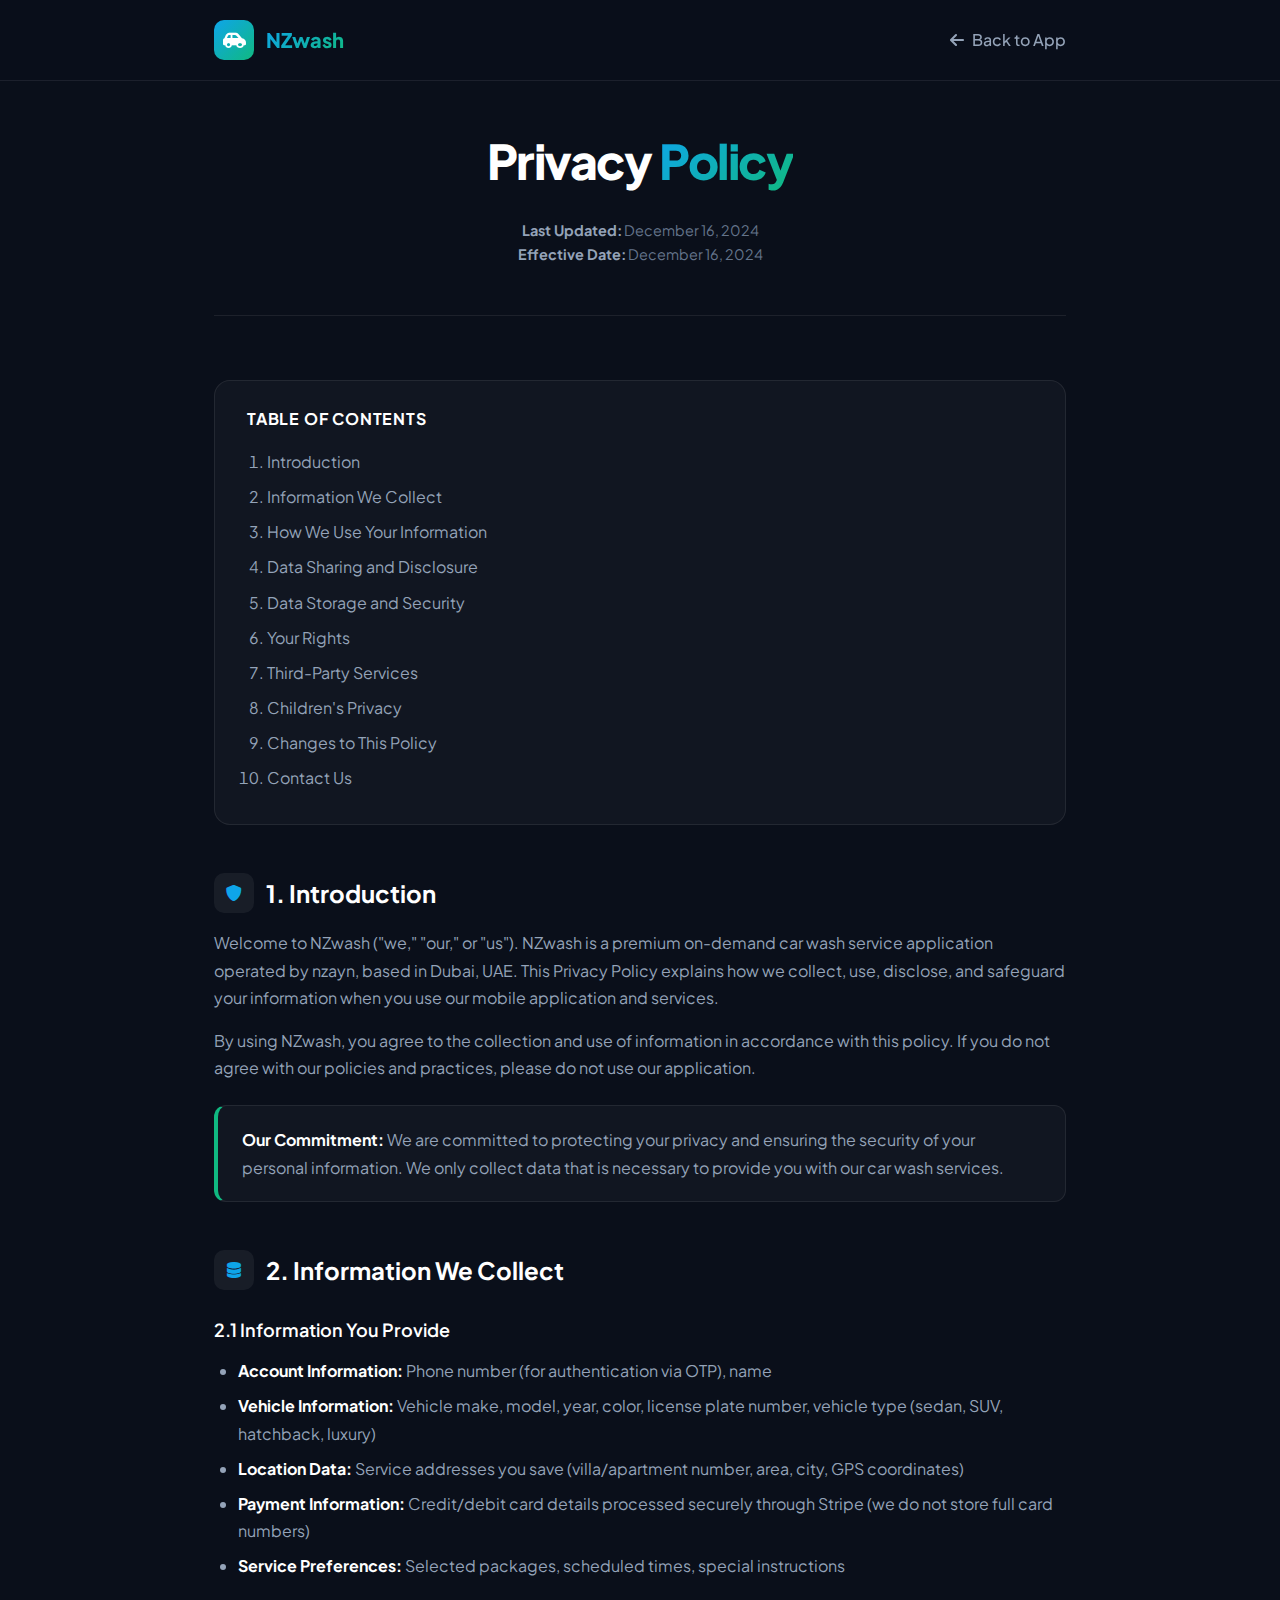
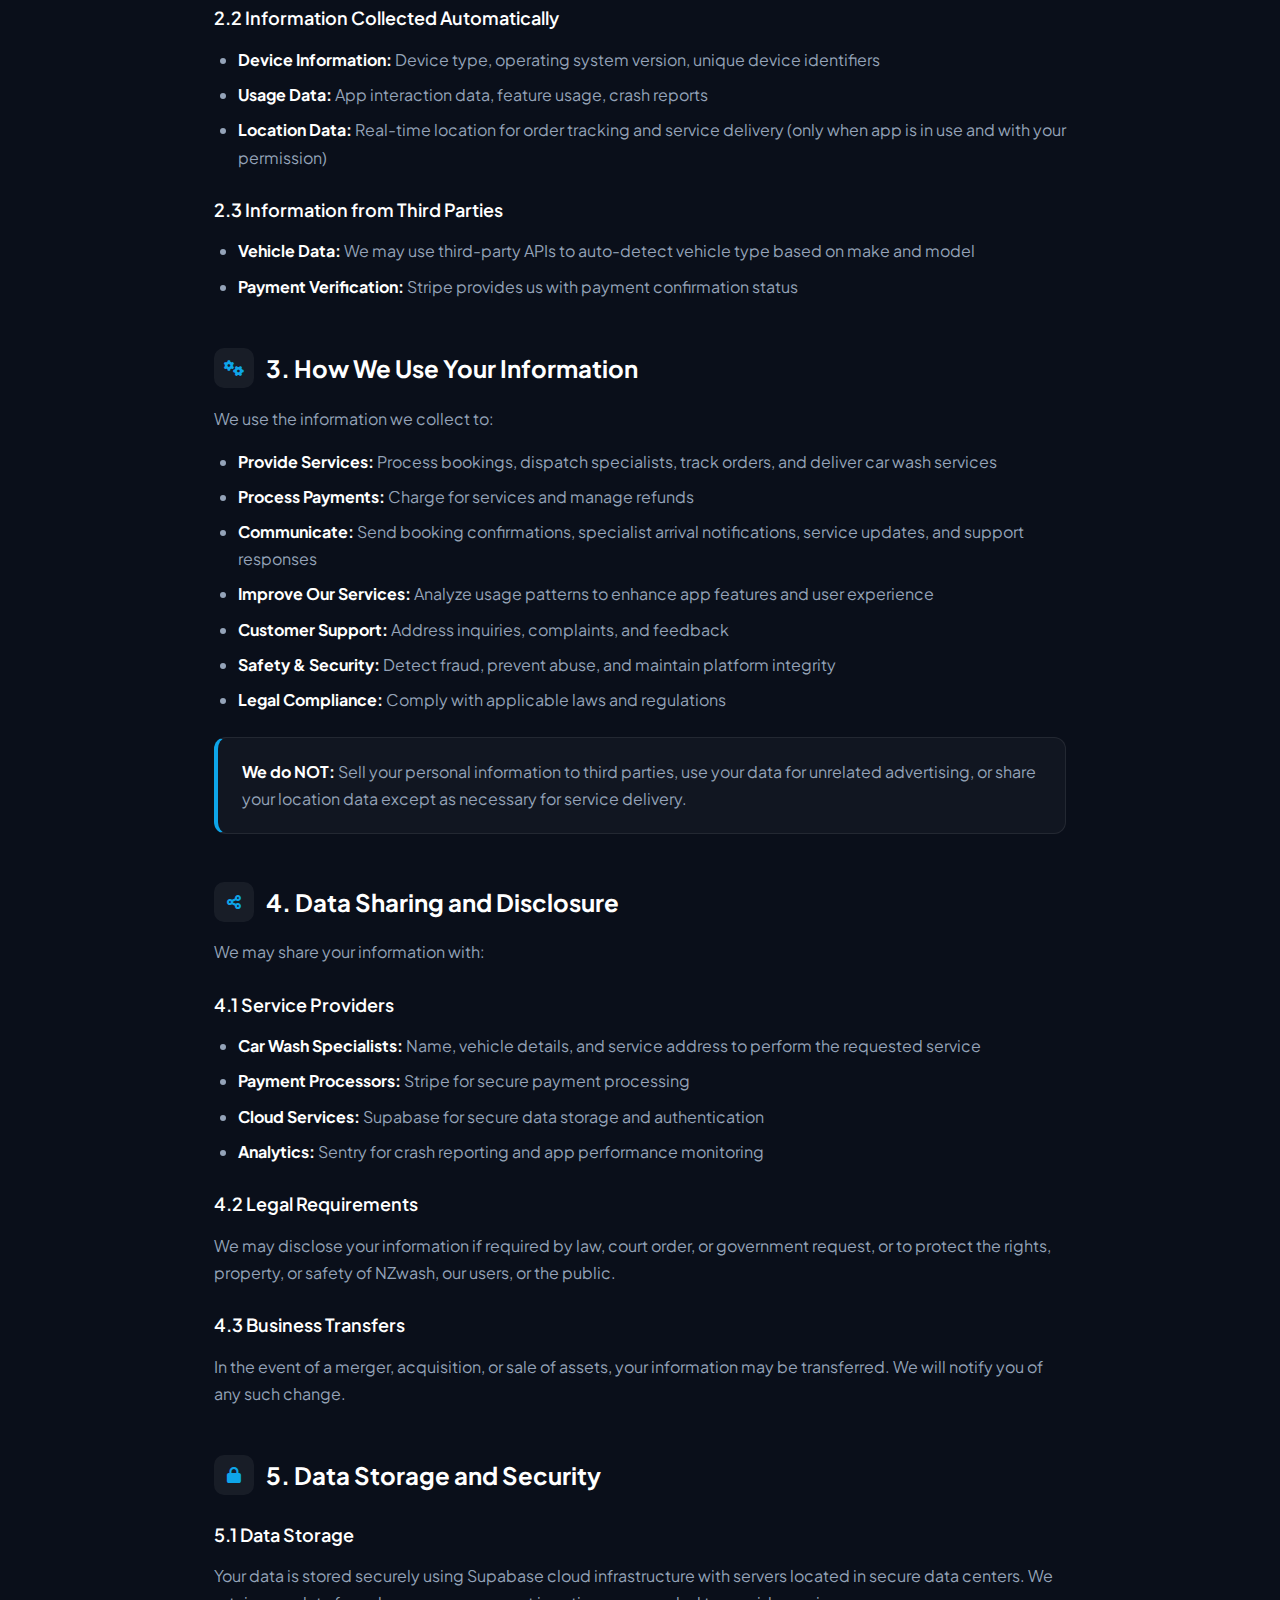
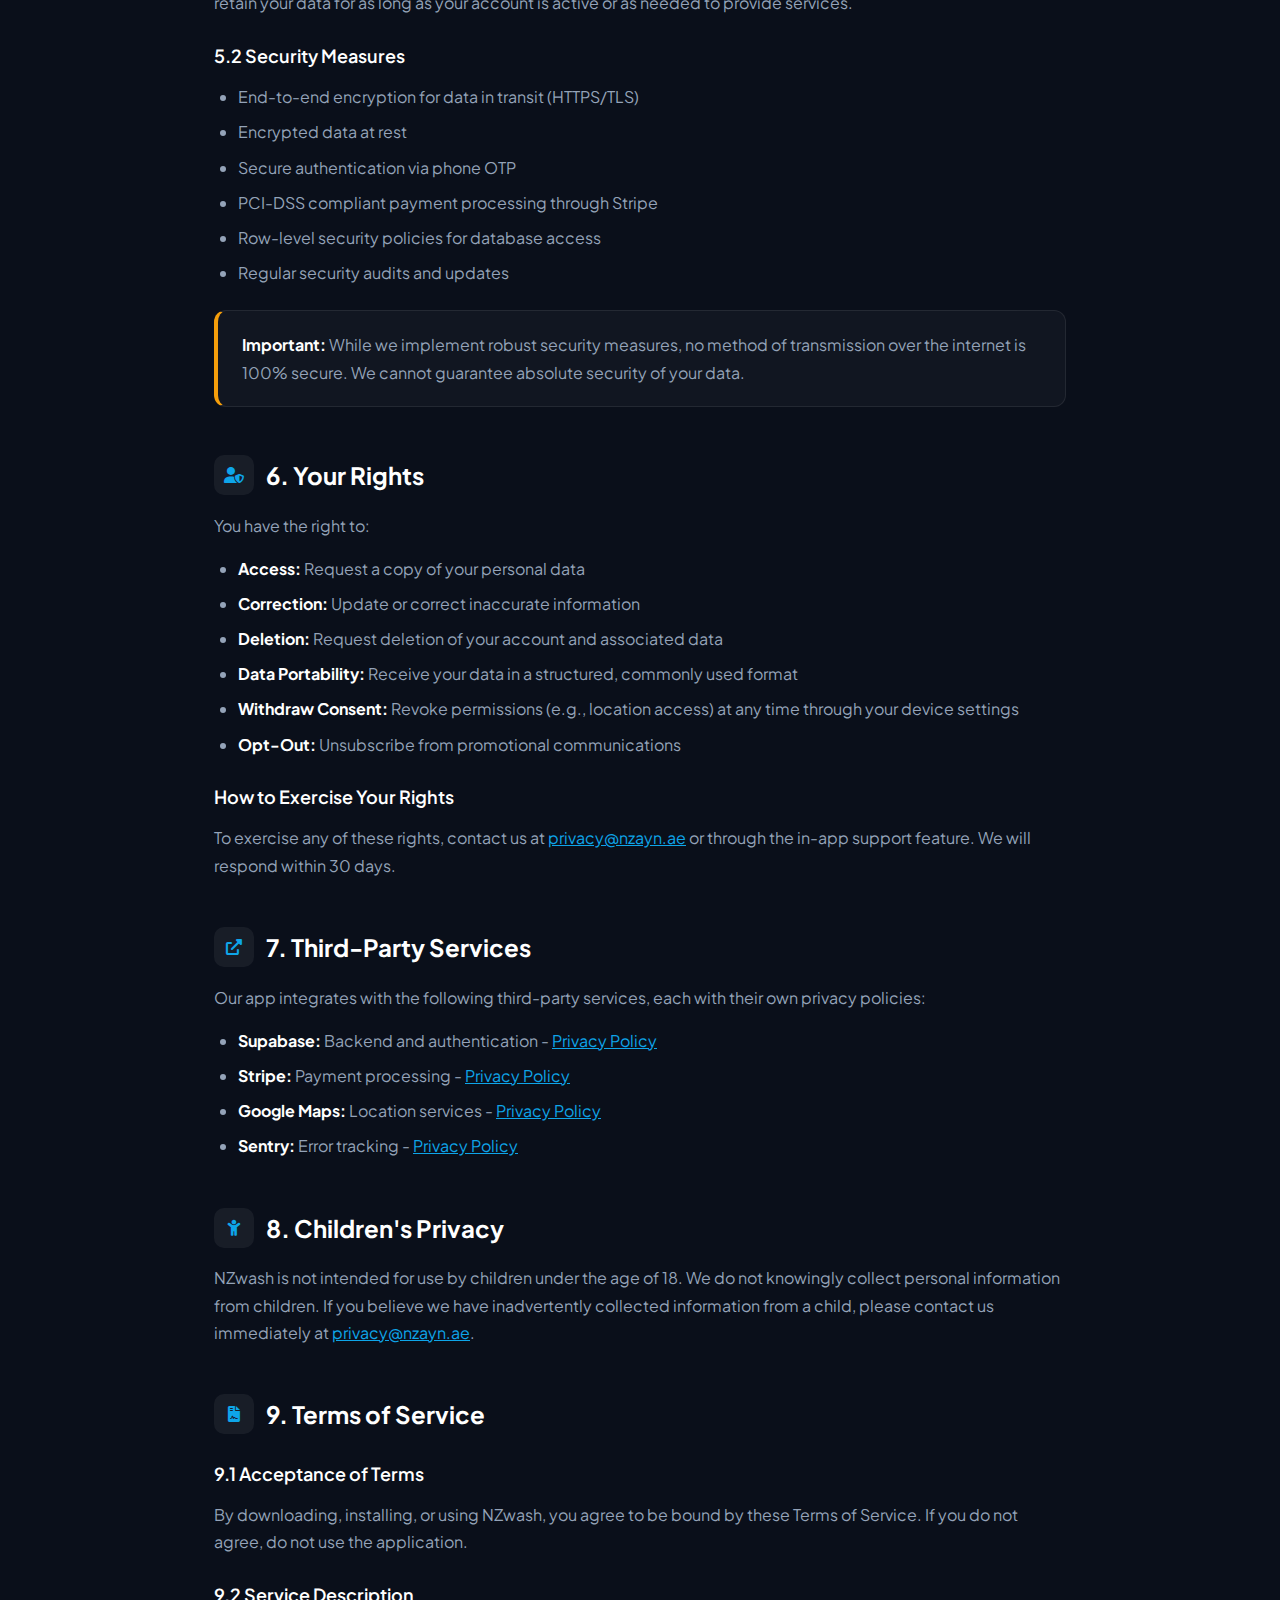
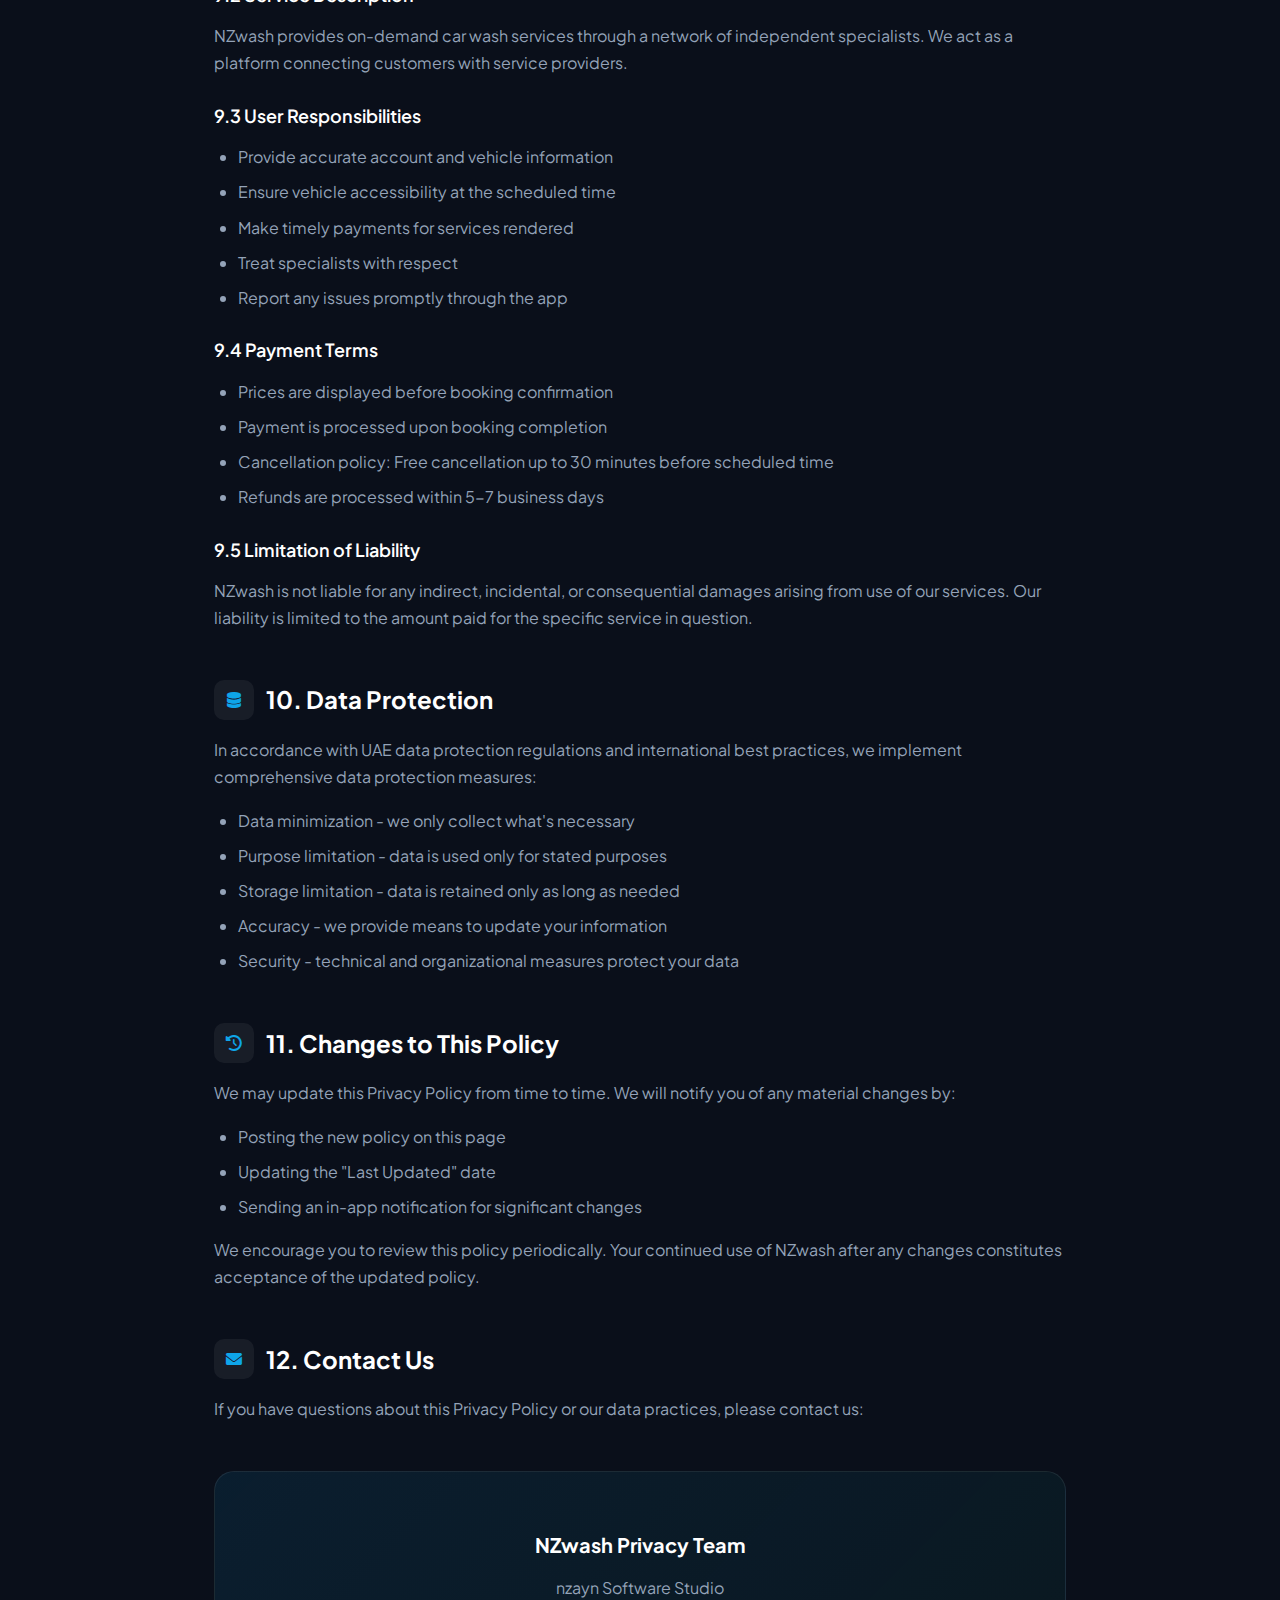
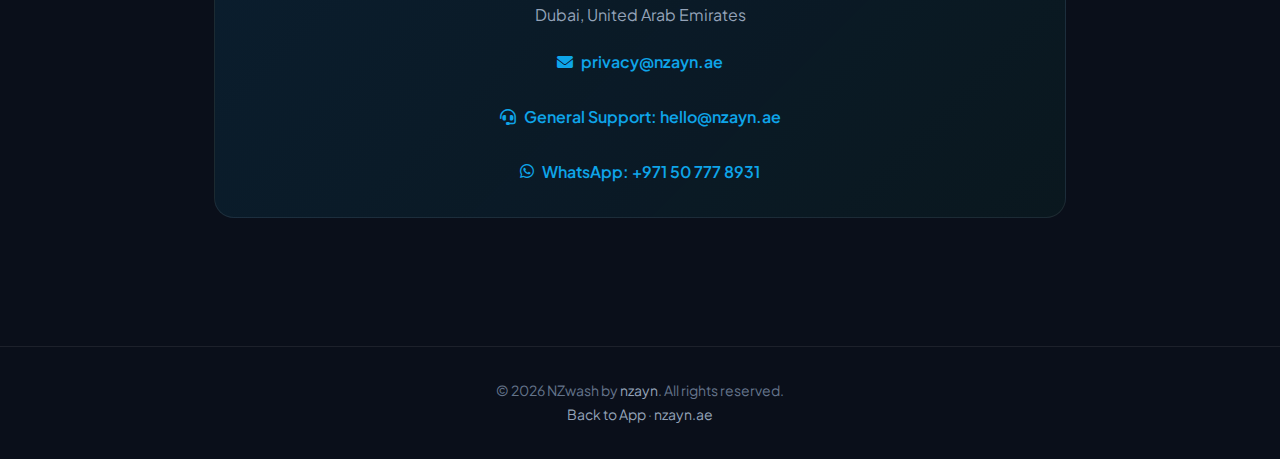
<file: nzwash/privacy.html>
<!DOCTYPE html>
<html lang="en">
<head>
    <meta charset="UTF-8">
    <meta name="viewport" content="width=device-width, initial-scale=1.0">
    <title>Privacy Policy - NZwash | Car Wash App</title>
    <meta name="description" content="Privacy Policy for NZwash - Premium car wash at your doorstep mobile application.">
    
    <!-- Favicon -->
    <link rel="apple-touch-icon" sizes="180x180" href="../src/assets/favicon/apple-touch-icon.png">
    <link rel="icon" type="image/png" sizes="32x32" href="../src/assets/favicon/favicon-32x32.png">
    <link rel="icon" type="image/png" sizes="16x16" href="../src/assets/favicon/favicon-16x16.png">
    <meta name="theme-color" content="#0EA5E9">
    
    <!-- Fonts -->
    <link rel="preconnect" href="https://fonts.googleapis.com">
    <link rel="preconnect" href="https://fonts.gstatic.com" crossorigin>
    <link href="https://fonts.googleapis.com/css2?family=Plus+Jakarta+Sans:wght@400;500;600;700;800&display=swap" rel="stylesheet">
    <link rel="stylesheet" href="https://cdnjs.cloudflare.com/ajax/libs/font-awesome/6.0.0/css/all.min.css">
    
    <style>
        :root {
            --primary: #0EA5E9;
            --primary-dark: #0284C7;
            --secondary: #10B981;
            --text: #FFFFFF;
            --text-secondary: #94A3B8;
            --text-muted: #64748B;
            --background: #0A0F1A;
            --surface-1: rgba(255, 255, 255, 0.03);
            --surface-2: rgba(255, 255, 255, 0.06);
            --border: rgba(255, 255, 255, 0.08);
            --gradient-primary: linear-gradient(135deg, #0EA5E9 0%, #10B981 100%);
            --transition: all 0.3s ease;
        }

        * {
            margin: 0;
            padding: 0;
            box-sizing: border-box;
        }

        html {
            scroll-behavior: smooth;
        }

        body {
            font-family: 'Plus Jakarta Sans', -apple-system, BlinkMacSystemFont, sans-serif;
            background-color: var(--background);
            color: var(--text);
            line-height: 1.7;
            -webkit-font-smoothing: antialiased;
        }

        .container {
            max-width: 900px;
            margin: 0 auto;
            padding: 0 24px;
        }

        /* Header */
        header {
            position: fixed;
            top: 0;
            left: 0;
            right: 0;
            padding: 20px 0;
            background: rgba(10, 15, 26, 0.95);
            backdrop-filter: blur(20px);
            -webkit-backdrop-filter: blur(20px);
            z-index: 100;
            border-bottom: 1px solid var(--border);
        }

        .header-content {
            display: flex;
            justify-content: space-between;
            align-items: center;
        }

        .logo {
            display: flex;
            align-items: center;
            gap: 12px;
            text-decoration: none;
        }

        .logo-icon {
            width: 40px;
            height: 40px;
            background: var(--gradient-primary);
            border-radius: 10px;
            display: flex;
            align-items: center;
            justify-content: center;
            font-size: 18px;
            color: white;
        }

        .logo-text {
            font-size: 1.25rem;
            font-weight: 800;
            background: var(--gradient-primary);
            -webkit-background-clip: text;
            background-clip: text;
            color: transparent;
        }

        .back-link {
            display: flex;
            align-items: center;
            gap: 8px;
            color: var(--text-secondary);
            text-decoration: none;
            font-weight: 500;
            transition: var(--transition);
        }

        .back-link:hover {
            color: var(--primary);
        }

        /* Main Content */
        main {
            padding: 120px 0 80px;
        }

        .policy-header {
            text-align: center;
            margin-bottom: 64px;
            padding-bottom: 48px;
            border-bottom: 1px solid var(--border);
        }

        .policy-header h1 {
            font-size: clamp(2rem, 4vw, 3rem);
            font-weight: 800;
            letter-spacing: -0.03em;
            margin-bottom: 16px;
        }

        .policy-header h1 span {
            background: var(--gradient-primary);
            -webkit-background-clip: text;
            background-clip: text;
            color: transparent;
        }

        .policy-meta {
            color: var(--text-muted);
            font-size: 0.9rem;
        }

        .policy-meta strong {
            color: var(--text-secondary);
        }

        /* Content Sections */
        .policy-content {
            max-width: 100%;
        }

        .policy-section {
            margin-bottom: 48px;
        }

        .policy-section h2 {
            font-size: 1.5rem;
            font-weight: 700;
            margin-bottom: 16px;
            color: var(--text);
            display: flex;
            align-items: center;
            gap: 12px;
        }

        .policy-section h2 i {
            width: 40px;
            height: 40px;
            background: var(--surface-2);
            border-radius: 10px;
            display: flex;
            align-items: center;
            justify-content: center;
            font-size: 16px;
            color: var(--primary);
        }

        .policy-section h3 {
            font-size: 1.125rem;
            font-weight: 600;
            margin: 24px 0 12px;
            color: var(--text);
        }

        .policy-section p {
            color: var(--text-secondary);
            margin-bottom: 16px;
        }

        .policy-section ul {
            color: var(--text-secondary);
            margin-bottom: 16px;
            padding-left: 24px;
        }

        .policy-section li {
            margin-bottom: 8px;
        }

        .policy-section strong {
            color: var(--text);
        }

        /* Highlight boxes */
        .highlight-box {
            background: var(--surface-1);
            border: 1px solid var(--border);
            border-left: 4px solid var(--primary);
            border-radius: 12px;
            padding: 20px 24px;
            margin: 24px 0;
        }

        .highlight-box.warning {
            border-left-color: #F59E0B;
        }

        .highlight-box.success {
            border-left-color: var(--secondary);
        }

        .highlight-box p {
            margin-bottom: 0;
        }

        /* Table of Contents */
        .toc {
            background: var(--surface-1);
            border: 1px solid var(--border);
            border-radius: 16px;
            padding: 24px 32px;
            margin-bottom: 48px;
        }

        .toc h3 {
            font-size: 1rem;
            font-weight: 700;
            margin-bottom: 16px;
            color: var(--text);
            text-transform: uppercase;
            letter-spacing: 0.05em;
        }

        .toc ol {
            padding-left: 20px;
            color: var(--text-secondary);
        }

        .toc li {
            margin-bottom: 8px;
        }

        .toc a {
            color: var(--text-secondary);
            text-decoration: none;
            transition: var(--transition);
        }

        .toc a:hover {
            color: var(--primary);
        }

        /* Contact Card */
        .contact-card {
            background: linear-gradient(135deg, rgba(14, 165, 233, 0.1) 0%, rgba(16, 185, 129, 0.05) 100%);
            border: 1px solid var(--border);
            border-radius: 20px;
            padding: 32px;
            margin-top: 48px;
            text-align: center;
        }

        .contact-card h3 {
            font-size: 1.25rem;
            font-weight: 700;
            margin-bottom: 12px;
        }

        .contact-card p {
            color: var(--text-secondary);
            margin-bottom: 20px;
        }

        .contact-card a {
            display: inline-flex;
            align-items: center;
            gap: 8px;
            color: var(--primary);
            text-decoration: none;
            font-weight: 600;
            transition: var(--transition);
        }

        .contact-card a:hover {
            color: var(--secondary);
        }

        /* Footer */
        footer {
            padding: 32px 0;
            border-top: 1px solid var(--border);
            text-align: center;
        }

        footer p {
            color: var(--text-muted);
            font-size: 0.875rem;
        }

        footer a {
            color: var(--text-secondary);
            text-decoration: none;
            transition: var(--transition);
        }

        footer a:hover {
            color: var(--primary);
        }

        /* Responsive */
        @media (max-width: 768px) {
            main {
                padding: 100px 0 60px;
            }

            .policy-header h1 {
                font-size: 1.75rem;
            }

            .policy-section h2 {
                font-size: 1.25rem;
            }

            .policy-section h2 i {
                width: 32px;
                height: 32px;
                font-size: 14px;
            }

            .toc {
                padding: 20px;
            }
        }
    </style>
</head>
<body>
    <header>
        <div class="container header-content">
            <a href="index.html" class="logo">
                <div class="logo-icon">
                    <i class="fas fa-car-side"></i>
                </div>
                <span class="logo-text">NZwash</span>
            </a>
            <a href="index.html" class="back-link">
                <i class="fas fa-arrow-left"></i>
                Back to App
            </a>
        </div>
    </header>

    <main>
        <div class="container">
            <div class="policy-header">
                <h1>Privacy <span>Policy</span></h1>
                <p class="policy-meta">
                    <strong>Last Updated:</strong> December 16, 2024<br>
                    <strong>Effective Date:</strong> December 16, 2024
                </p>
            </div>

            <nav class="toc">
                <h3>Table of Contents</h3>
                <ol>
                    <li><a href="#introduction">Introduction</a></li>
                    <li><a href="#information-collected">Information We Collect</a></li>
                    <li><a href="#how-we-use">How We Use Your Information</a></li>
                    <li><a href="#data-sharing">Data Sharing and Disclosure</a></li>
                    <li><a href="#data-storage">Data Storage and Security</a></li>
                    <li><a href="#your-rights">Your Rights</a></li>
                    <li><a href="#third-party">Third-Party Services</a></li>
                    <li><a href="#children">Children's Privacy</a></li>
                    <li><a href="#changes">Changes to This Policy</a></li>
                    <li><a href="#contact">Contact Us</a></li>
                </ol>
            </nav>

            <div class="policy-content">
                <section id="introduction" class="policy-section">
                    <h2><i class="fas fa-shield-alt"></i> 1. Introduction</h2>
                    <p>
                        Welcome to NZwash ("we," "our," or "us"). NZwash is a premium on-demand car wash service application operated by nzayn, based in Dubai, UAE. This Privacy Policy explains how we collect, use, disclose, and safeguard your information when you use our mobile application and services.
                    </p>
                    <p>
                        By using NZwash, you agree to the collection and use of information in accordance with this policy. If you do not agree with our policies and practices, please do not use our application.
                    </p>
                    <div class="highlight-box success">
                        <p><strong>Our Commitment:</strong> We are committed to protecting your privacy and ensuring the security of your personal information. We only collect data that is necessary to provide you with our car wash services.</p>
                    </div>
                </section>

                <section id="information-collected" class="policy-section">
                    <h2><i class="fas fa-database"></i> 2. Information We Collect</h2>
                    
                    <h3>2.1 Information You Provide</h3>
                    <ul>
                        <li><strong>Account Information:</strong> Phone number (for authentication via OTP), name</li>
                        <li><strong>Vehicle Information:</strong> Vehicle make, model, year, color, license plate number, vehicle type (sedan, SUV, hatchback, luxury)</li>
                        <li><strong>Location Data:</strong> Service addresses you save (villa/apartment number, area, city, GPS coordinates)</li>
                        <li><strong>Payment Information:</strong> Credit/debit card details processed securely through Stripe (we do not store full card numbers)</li>
                        <li><strong>Service Preferences:</strong> Selected packages, scheduled times, special instructions</li>
                    </ul>

                    <h3>2.2 Information Collected Automatically</h3>
                    <ul>
                        <li><strong>Device Information:</strong> Device type, operating system version, unique device identifiers</li>
                        <li><strong>Usage Data:</strong> App interaction data, feature usage, crash reports</li>
                        <li><strong>Location Data:</strong> Real-time location for order tracking and service delivery (only when app is in use and with your permission)</li>
                    </ul>

                    <h3>2.3 Information from Third Parties</h3>
                    <ul>
                        <li><strong>Vehicle Data:</strong> We may use third-party APIs to auto-detect vehicle type based on make and model</li>
                        <li><strong>Payment Verification:</strong> Stripe provides us with payment confirmation status</li>
                    </ul>
                </section>

                <section id="how-we-use" class="policy-section">
                    <h2><i class="fas fa-cogs"></i> 3. How We Use Your Information</h2>
                    <p>We use the information we collect to:</p>
                    <ul>
                        <li><strong>Provide Services:</strong> Process bookings, dispatch specialists, track orders, and deliver car wash services</li>
                        <li><strong>Process Payments:</strong> Charge for services and manage refunds</li>
                        <li><strong>Communicate:</strong> Send booking confirmations, specialist arrival notifications, service updates, and support responses</li>
                        <li><strong>Improve Our Services:</strong> Analyze usage patterns to enhance app features and user experience</li>
                        <li><strong>Customer Support:</strong> Address inquiries, complaints, and feedback</li>
                        <li><strong>Safety & Security:</strong> Detect fraud, prevent abuse, and maintain platform integrity</li>
                        <li><strong>Legal Compliance:</strong> Comply with applicable laws and regulations</li>
                    </ul>

                    <div class="highlight-box">
                        <p><strong>We do NOT:</strong> Sell your personal information to third parties, use your data for unrelated advertising, or share your location data except as necessary for service delivery.</p>
                    </div>
                </section>

                <section id="data-sharing" class="policy-section">
                    <h2><i class="fas fa-share-alt"></i> 4. Data Sharing and Disclosure</h2>
                    <p>We may share your information with:</p>
                    
                    <h3>4.1 Service Providers</h3>
                    <ul>
                        <li><strong>Car Wash Specialists:</strong> Name, vehicle details, and service address to perform the requested service</li>
                        <li><strong>Payment Processors:</strong> Stripe for secure payment processing</li>
                        <li><strong>Cloud Services:</strong> Supabase for secure data storage and authentication</li>
                        <li><strong>Analytics:</strong> Sentry for crash reporting and app performance monitoring</li>
                    </ul>

                    <h3>4.2 Legal Requirements</h3>
                    <p>We may disclose your information if required by law, court order, or government request, or to protect the rights, property, or safety of NZwash, our users, or the public.</p>

                    <h3>4.3 Business Transfers</h3>
                    <p>In the event of a merger, acquisition, or sale of assets, your information may be transferred. We will notify you of any such change.</p>
                </section>

                <section id="data-storage" class="policy-section">
                    <h2><i class="fas fa-lock"></i> 5. Data Storage and Security</h2>
                    
                    <h3>5.1 Data Storage</h3>
                    <p>Your data is stored securely using Supabase cloud infrastructure with servers located in secure data centers. We retain your data for as long as your account is active or as needed to provide services.</p>

                    <h3>5.2 Security Measures</h3>
                    <ul>
                        <li>End-to-end encryption for data in transit (HTTPS/TLS)</li>
                        <li>Encrypted data at rest</li>
                        <li>Secure authentication via phone OTP</li>
                        <li>PCI-DSS compliant payment processing through Stripe</li>
                        <li>Row-level security policies for database access</li>
                        <li>Regular security audits and updates</li>
                    </ul>

                    <div class="highlight-box warning">
                        <p><strong>Important:</strong> While we implement robust security measures, no method of transmission over the internet is 100% secure. We cannot guarantee absolute security of your data.</p>
                    </div>
                </section>

                <section id="your-rights" class="policy-section">
                    <h2><i class="fas fa-user-shield"></i> 6. Your Rights</h2>
                    <p>You have the right to:</p>
                    <ul>
                        <li><strong>Access:</strong> Request a copy of your personal data</li>
                        <li><strong>Correction:</strong> Update or correct inaccurate information</li>
                        <li><strong>Deletion:</strong> Request deletion of your account and associated data</li>
                        <li><strong>Data Portability:</strong> Receive your data in a structured, commonly used format</li>
                        <li><strong>Withdraw Consent:</strong> Revoke permissions (e.g., location access) at any time through your device settings</li>
                        <li><strong>Opt-Out:</strong> Unsubscribe from promotional communications</li>
                    </ul>

                    <h3>How to Exercise Your Rights</h3>
                    <p>To exercise any of these rights, contact us at <a href="mailto:privacy@nzayn.ae" style="color: var(--primary);">privacy@nzayn.ae</a> or through the in-app support feature. We will respond within 30 days.</p>
                </section>

                <section id="third-party" class="policy-section">
                    <h2><i class="fas fa-external-link-alt"></i> 7. Third-Party Services</h2>
                    <p>Our app integrates with the following third-party services, each with their own privacy policies:</p>
                    <ul>
                        <li><strong>Supabase:</strong> Backend and authentication - <a href="https://supabase.com/privacy" target="_blank" rel="noopener" style="color: var(--primary);">Privacy Policy</a></li>
                        <li><strong>Stripe:</strong> Payment processing - <a href="https://stripe.com/privacy" target="_blank" rel="noopener" style="color: var(--primary);">Privacy Policy</a></li>
                        <li><strong>Google Maps:</strong> Location services - <a href="https://policies.google.com/privacy" target="_blank" rel="noopener" style="color: var(--primary);">Privacy Policy</a></li>
                        <li><strong>Sentry:</strong> Error tracking - <a href="https://sentry.io/privacy/" target="_blank" rel="noopener" style="color: var(--primary);">Privacy Policy</a></li>
                    </ul>
                </section>

                <section id="children" class="policy-section">
                    <h2><i class="fas fa-child"></i> 8. Children's Privacy</h2>
                    <p>
                        NZwash is not intended for use by children under the age of 18. We do not knowingly collect personal information from children. If you believe we have inadvertently collected information from a child, please contact us immediately at <a href="mailto:privacy@nzayn.ae" style="color: var(--primary);">privacy@nzayn.ae</a>.
                    </p>
                </section>

                <section id="terms" class="policy-section">
                    <h2><i class="fas fa-file-contract"></i> 9. Terms of Service</h2>
                    
                    <h3>9.1 Acceptance of Terms</h3>
                    <p>By downloading, installing, or using NZwash, you agree to be bound by these Terms of Service. If you do not agree, do not use the application.</p>

                    <h3>9.2 Service Description</h3>
                    <p>NZwash provides on-demand car wash services through a network of independent specialists. We act as a platform connecting customers with service providers.</p>

                    <h3>9.3 User Responsibilities</h3>
                    <ul>
                        <li>Provide accurate account and vehicle information</li>
                        <li>Ensure vehicle accessibility at the scheduled time</li>
                        <li>Make timely payments for services rendered</li>
                        <li>Treat specialists with respect</li>
                        <li>Report any issues promptly through the app</li>
                    </ul>

                    <h3>9.4 Payment Terms</h3>
                    <ul>
                        <li>Prices are displayed before booking confirmation</li>
                        <li>Payment is processed upon booking completion</li>
                        <li>Cancellation policy: Free cancellation up to 30 minutes before scheduled time</li>
                        <li>Refunds are processed within 5-7 business days</li>
                    </ul>

                    <h3>9.5 Limitation of Liability</h3>
                    <p>NZwash is not liable for any indirect, incidental, or consequential damages arising from use of our services. Our liability is limited to the amount paid for the specific service in question.</p>
                </section>

                <section id="data" class="policy-section">
                    <h2><i class="fas fa-database"></i> 10. Data Protection</h2>
                    <p>
                        In accordance with UAE data protection regulations and international best practices, we implement comprehensive data protection measures:
                    </p>
                    <ul>
                        <li>Data minimization - we only collect what's necessary</li>
                        <li>Purpose limitation - data is used only for stated purposes</li>
                        <li>Storage limitation - data is retained only as long as needed</li>
                        <li>Accuracy - we provide means to update your information</li>
                        <li>Security - technical and organizational measures protect your data</li>
                    </ul>
                </section>

                <section id="changes" class="policy-section">
                    <h2><i class="fas fa-history"></i> 11. Changes to This Policy</h2>
                    <p>
                        We may update this Privacy Policy from time to time. We will notify you of any material changes by:
                    </p>
                    <ul>
                        <li>Posting the new policy on this page</li>
                        <li>Updating the "Last Updated" date</li>
                        <li>Sending an in-app notification for significant changes</li>
                    </ul>
                    <p>
                        We encourage you to review this policy periodically. Your continued use of NZwash after any changes constitutes acceptance of the updated policy.
                    </p>
                </section>

                <section id="contact" class="policy-section">
                    <h2><i class="fas fa-envelope"></i> 12. Contact Us</h2>
                    <p>If you have questions about this Privacy Policy or our data practices, please contact us:</p>
                    
                    <div class="contact-card">
                        <h3>NZwash Privacy Team</h3>
                        <p>nzayn Software Studio<br>Dubai, United Arab Emirates</p>
                        <a href="mailto:privacy@nzayn.ae">
                            <i class="fas fa-envelope"></i>
                            privacy@nzayn.ae
                        </a>
                        <br><br>
                        <a href="mailto:hello@nzayn.ae">
                            <i class="fas fa-headset"></i>
                            General Support: hello@nzayn.ae
                        </a>
                        <br><br>
                        <a href="https://wa.me/971507778931" target="_blank" rel="noopener">
                            <i class="fab fa-whatsapp"></i>
                            WhatsApp: +971 50 777 8931
                        </a>
                    </div>
                </section>
            </div>
        </div>
    </main>

    <footer>
        <div class="container">
            <p>
                &copy; <span id="year"></span> NZwash by <a href="../">nzayn</a>. All rights reserved.<br>
                <a href="index.html">Back to App</a> · <a href="../">nzayn.ae</a>
            </p>
        </div>
    </footer>

    <script>
        document.getElementById('year').textContent = new Date().getFullYear();

        // Smooth scroll for anchor links
        document.querySelectorAll('a[href^="#"]').forEach(anchor => {
            anchor.addEventListener('click', function(e) {
                e.preventDefault();
                const target = document.querySelector(this.getAttribute('href'));
                if (target) {
                    const headerOffset = 100;
                    const elementPosition = target.getBoundingClientRect().top;
                    const offsetPosition = elementPosition + window.pageYOffset - headerOffset;
                    window.scrollTo({ top: offsetPosition, behavior: 'smooth' });
                }
            });
        });
    </script>
</body>
</html>
</file>
<file: src/css/style.css>
.work-details {
    margin-top: 1.5rem;
}

.work-details p {
    color: var(--text-secondary);
    margin-bottom: 1.5rem;
    line-height: 1.6;
}

.screenshot-gallery {
    display: flex;
    flex-wrap: wrap;
    gap: 2rem;
    margin: 2rem 0;
    justify-content: center;
    perspective: 1000px;
}

.device-frame {
    position: relative;
    width: 280px;
    height: 580px;
    background: #1a1a1a;
    border-radius: 50px;
    padding: 12px;
    box-shadow: 
        0 0 0 2px rgba(255, 255, 255, 0.1),
        0 0 0 4px rgba(0, 0, 0, 0.1),
        0 0 30px rgba(0, 0, 0, 0.3);
    transform-style: preserve-3d;
    transition: transform 0.3s ease;
    overflow: hidden;
}

.device-frame::before {
    content: '';
    position: absolute;
    top: 0;
    left: 50%;
    transform: translateX(-50%);
    width: 120px;
    height: 25px;
    background: #1a1a1a;
    border-bottom-left-radius: 15px;
    border-bottom-right-radius: 15px;
    z-index: 2;
}

.device-frame::after {
    content: '';
    position: absolute;
    right: 12px;
    top: 50%;
    transform: translateY(-50%);
    width: 3px;
    height: 60px;
    background: #1a1a1a;
    border-radius: 2px;
}

.device-screen {
    width: 100%;
    height: 100%;
    border-radius: 38px;
    overflow: hidden;
    position: relative;
    background: #000;
}

.device-screen img {
    width: 100%;
    height: 100%;
    object-fit: contain;
    transition: transform 0.3s ease;
}

.device-frame:hover {
    transform: translateY(-10px) rotateX(5deg);
}

.device-frame:hover .device-screen img {
    transform: scale(1.05);
}

@media (max-width: 768px) {
    .device-frame {
        width: 240px;
        height: 500px;
    }
}

.technologies {
    display: flex;
    flex-wrap: wrap;
    gap: 0.5rem;
    margin: 1rem 0;
}

.tech-tag {
    background-color: var(--primary-color);
    color: white;
    padding: 0.25rem 0.75rem;
    border-radius: 15px;
    font-size: 0.8rem;
    font-weight: 500;
}

.features {
    margin: 1.5rem 0;
}

.features h4 {
    color: var(--text-primary);
    margin-bottom: 0.75rem;
    font-size: 1.1rem;
}

.features ul {
    list-style-type: none;
    padding-left: 0;
}

.features li {
    color: var(--text-secondary);
    margin-bottom: 0.5rem;
    padding-left: 1.5rem;
    position: relative;
}

.features li:before {
    content: "•";
    color: var(--primary-color);
    position: absolute;
    left: 0;
}

.work-details .btn-primary {
    display: inline-block;
    margin-top: 1rem;
    padding: 0.5rem 1.5rem;
    background-color: var(--primary-color);
    color: white;
    text-decoration: none;
    border-radius: 4px;
    transition: background-color 0.2s ease;
}

.work-details .btn-primary:hover {
    background-color: var(--primary-color-dark);
}

.project-logo {
    margin: 1.5rem 0;
    text-align: center;
}

.project-logo img {
    max-width: 200px;
    height: auto;
}

.technical-highlights,
.impact {
    margin: 1.5rem 0;
}

.technical-highlights h4,
.impact h4 {
    color: var(--text-primary);
    margin-bottom: 0.75rem;
    font-size: 1.1rem;
}

.technical-highlights ul,
.impact ul {
    list-style-type: none;
    padding-left: 0;
}

.technical-highlights li,
.impact li {
    color: var(--text-secondary);
    margin-bottom: 0.5rem;
    padding-left: 1.5rem;
    position: relative;
}

.technical-highlights li:before,
.impact li:before {
    content: "•";
    color: var(--primary-color);
    position: absolute;
    left: 0;
}

.about-content {
    max-width: 800px;
    margin: 0 auto;
}

.about-text {
    color: var(--text-secondary);
    font-size: 1.1rem;
    line-height: 1.8;
}

.about-text p {
    margin-bottom: 1.5rem;
}

.about-list {
    list-style: none;
    margin: 1rem 0 2rem;
    padding-left: 0;
}

.about-list li {
    position: relative;
    padding-left: 1.5rem;
    margin-bottom: 0.75rem;
    color: var(--text-secondary);
}

.about-list li::before {
    content: "•";
    color: var(--primary);
    position: absolute;
    left: 0;
}

@media (max-width: 768px) {
    .about-text {
        font-size: 1rem;
    }
}

.hero {
    position: relative;
    padding: 160px 0 80px;
    min-height: 100vh;
    display: flex;
    align-items: center;
    overflow: hidden;
    background: #000;
}

.hero-bg {
    position: absolute;
    top: 0;
    left: 0;
    width: 100%;
    height: 100%;
    z-index: -1;
}

.gradient-overlay {
    position: absolute;
    inset: 0;
    background: 
        radial-gradient(circle at 20% 20%, rgba(1, 117, 194, 0.15) 0%, transparent 50%),
        radial-gradient(circle at 80% 80%, rgba(19, 185, 253, 0.15) 0%, transparent 50%);
    animation: gradientMove 15s ease infinite;
}

.particles-container {
    position: absolute;
    inset: 0;
    opacity: 0.3;
}

@keyframes gradientMove {
    0% {
        transform: scale(1) rotate(0deg);
    }
    50% {
        transform: scale(1.2) rotate(180deg);
    }
    100% {
        transform: scale(1) rotate(360deg);
    }
}

.hero-content {
    position: relative;
    z-index: 1;
    max-width: 800px;
}

.hero-text {
    flex: 1;
    max-width: 600px;
}

.hero-image {
    flex: 1;
    position: relative;
    max-width: 600px;
    overflow: hidden;
    border-radius: 16px;
}

.hero-image img {
    width: 100%;
    height: auto;
    opacity: 0.6;
    filter: brightness(0.8) contrast(1.2) saturate(1.2);
    mix-blend-mode: screen;
    transform: scale(1.1);
    transition: transform 0.3s ease;
}

.hero-image::before {
    content: '';
    position: absolute;
    top: -20px;
    left: -20px;
    right: -20px;
    bottom: -20px;
    background: linear-gradient(45deg, var(--primary), var(--secondary));
    opacity: 0.15;
    filter: blur(40px);
    z-index: -1;
    border-radius: 20px;
}

.hero-image::after {
    content: '';
    position: absolute;
    inset: 0;
    background: linear-gradient(45deg, rgba(1, 117, 194, 0.1), rgba(19, 185, 253, 0.1));
    mix-blend-mode: overlay;
}

@media (max-width: 1024px) {
    .hero-content {
        flex-direction: column;
        text-align: center;
    }

    .hero-text {
        max-width: 100%;
    }

    .hero-image {
        max-width: 100%;
        margin-top: 48px;
    }
}

.skills-grid {
    display: grid;
    grid-template-columns: repeat(auto-fit, minmax(300px, 1fr));
    gap: 32px;
    margin-top: 48px;
}

.skill-category {
    background: rgba(26, 26, 26, 0.5);
    border-radius: 16px;
    padding: 32px;
    backdrop-filter: blur(12px);
    border: 1px solid var(--border);
    transition: all 0.3s ease;
}

.skill-category:hover {
    transform: translateY(-4px);
    box-shadow: 0 8px 24px rgba(0, 0, 0, 0.2);
    border-color: var(--primary);
}

.skill-category h3 {
    font-size: 1.25rem;
    margin-bottom: 24px;
    color: var(--primary);
    display: flex;
    align-items: center;
    gap: 12px;
}

.skill-category h3::before {
    content: '';
    width: 8px;
    height: 8px;
    background: var(--primary);
    border-radius: 50%;
}

.skill-list {
    list-style: none;
    display: grid;
    gap: 16px;
}

.skill-list li {
    color: var(--text-secondary);
    display: flex;
    align-items: center;
    gap: 12px;
    padding: 8px 0;
    border-bottom: 1px solid var(--border);
    transition: all 0.2s ease;
}

.skill-list li:hover {
    color: var(--text);
    border-color: var(--primary);
}

.skill-list li::before {
    content: "•";
    color: var(--primary);
    font-size: 1.2rem;
}

@media (max-width: 768px) {
    .skills-grid {
        grid-template-columns: 1fr;
    }
}

#contact {
    position: relative;
    overflow: hidden;
}

#contact::before {
    content: '';
    position: absolute;
    top: 0;
    left: 0;
    right: 0;
    height: 1px;
    background: linear-gradient(to right, transparent, var(--primary), transparent);
}

.form-group {
    margin-bottom: 32px;
}

.form-group label {
    display: block;
    margin-bottom: 12px;
    color: var(--text);
    font-weight: 500;
    font-size: 0.9rem;
}

.form-group input,
.form-group textarea {
    width: 100%;
    padding: 16px;
    background: rgba(26, 26, 26, 0.5);
    border: 1px solid var(--border);
    border-radius: 12px;
    color: var(--text);
    font-family: inherit;
    font-size: 1rem;
    transition: all 0.3s ease;
    backdrop-filter: blur(12px);
}

.form-group input:focus,
.form-group textarea:focus {
    outline: none;
    border-color: var(--primary);
    box-shadow: 0 0 0 2px rgba(1, 117, 194, 0.2);
    background: rgba(26, 26, 26, 0.7);
}

.form-group textarea {
    min-height: 150px;
    resize: vertical;
}

.social-links {
    display: flex;
    gap: 24px;
    margin-top: 48px;
    justify-content: center;
}

.social-links a {
    color: var(--text-secondary);
    text-decoration: none;
    transition: all 0.3s ease;
    font-size: 1.5rem;
    padding: 12px;
    border-radius: 12px;
    background: rgba(26, 26, 26, 0.5);
    backdrop-filter: blur(12px);
    border: 1px solid var(--border);
}

.social-links a:hover {
    color: var(--primary);
    transform: translateY(-2px);
    border-color: var(--primary);
    box-shadow: 0 4px 12px rgba(0, 0, 0, 0.2);
}
</file>
